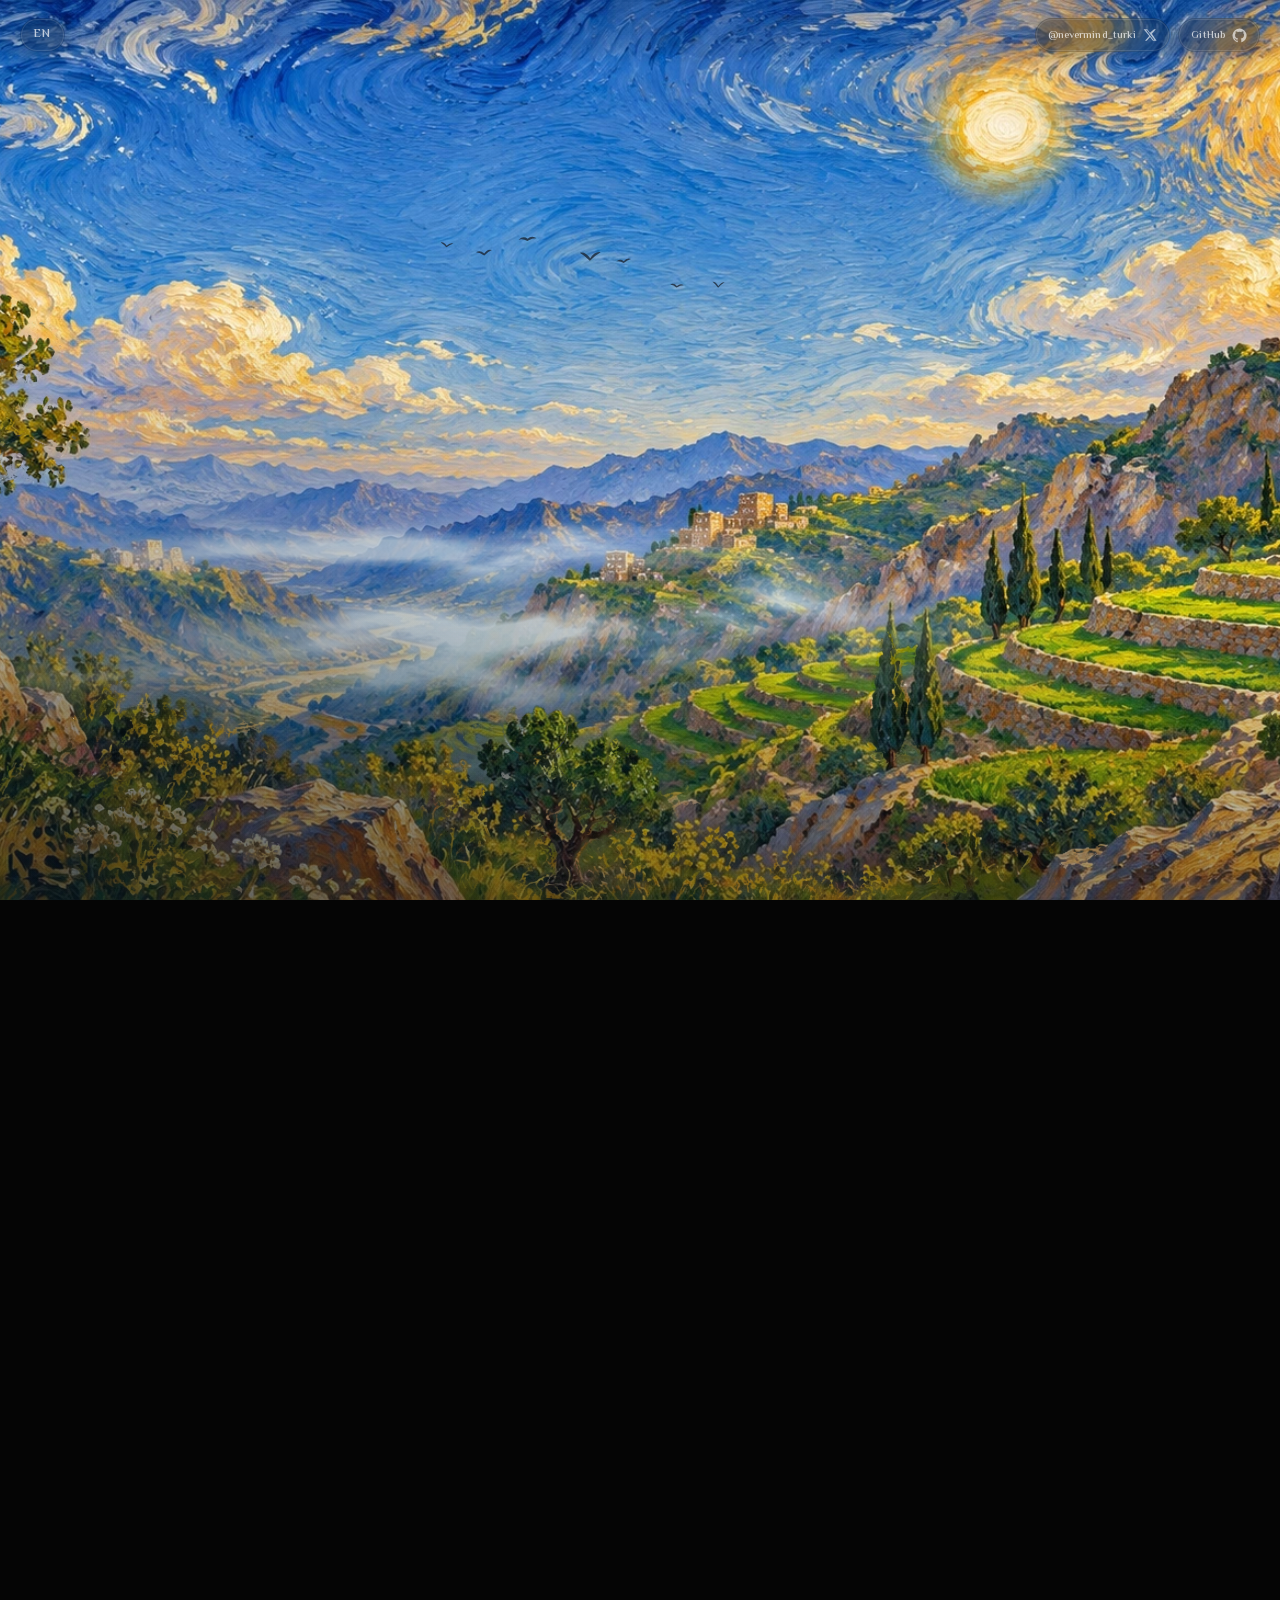
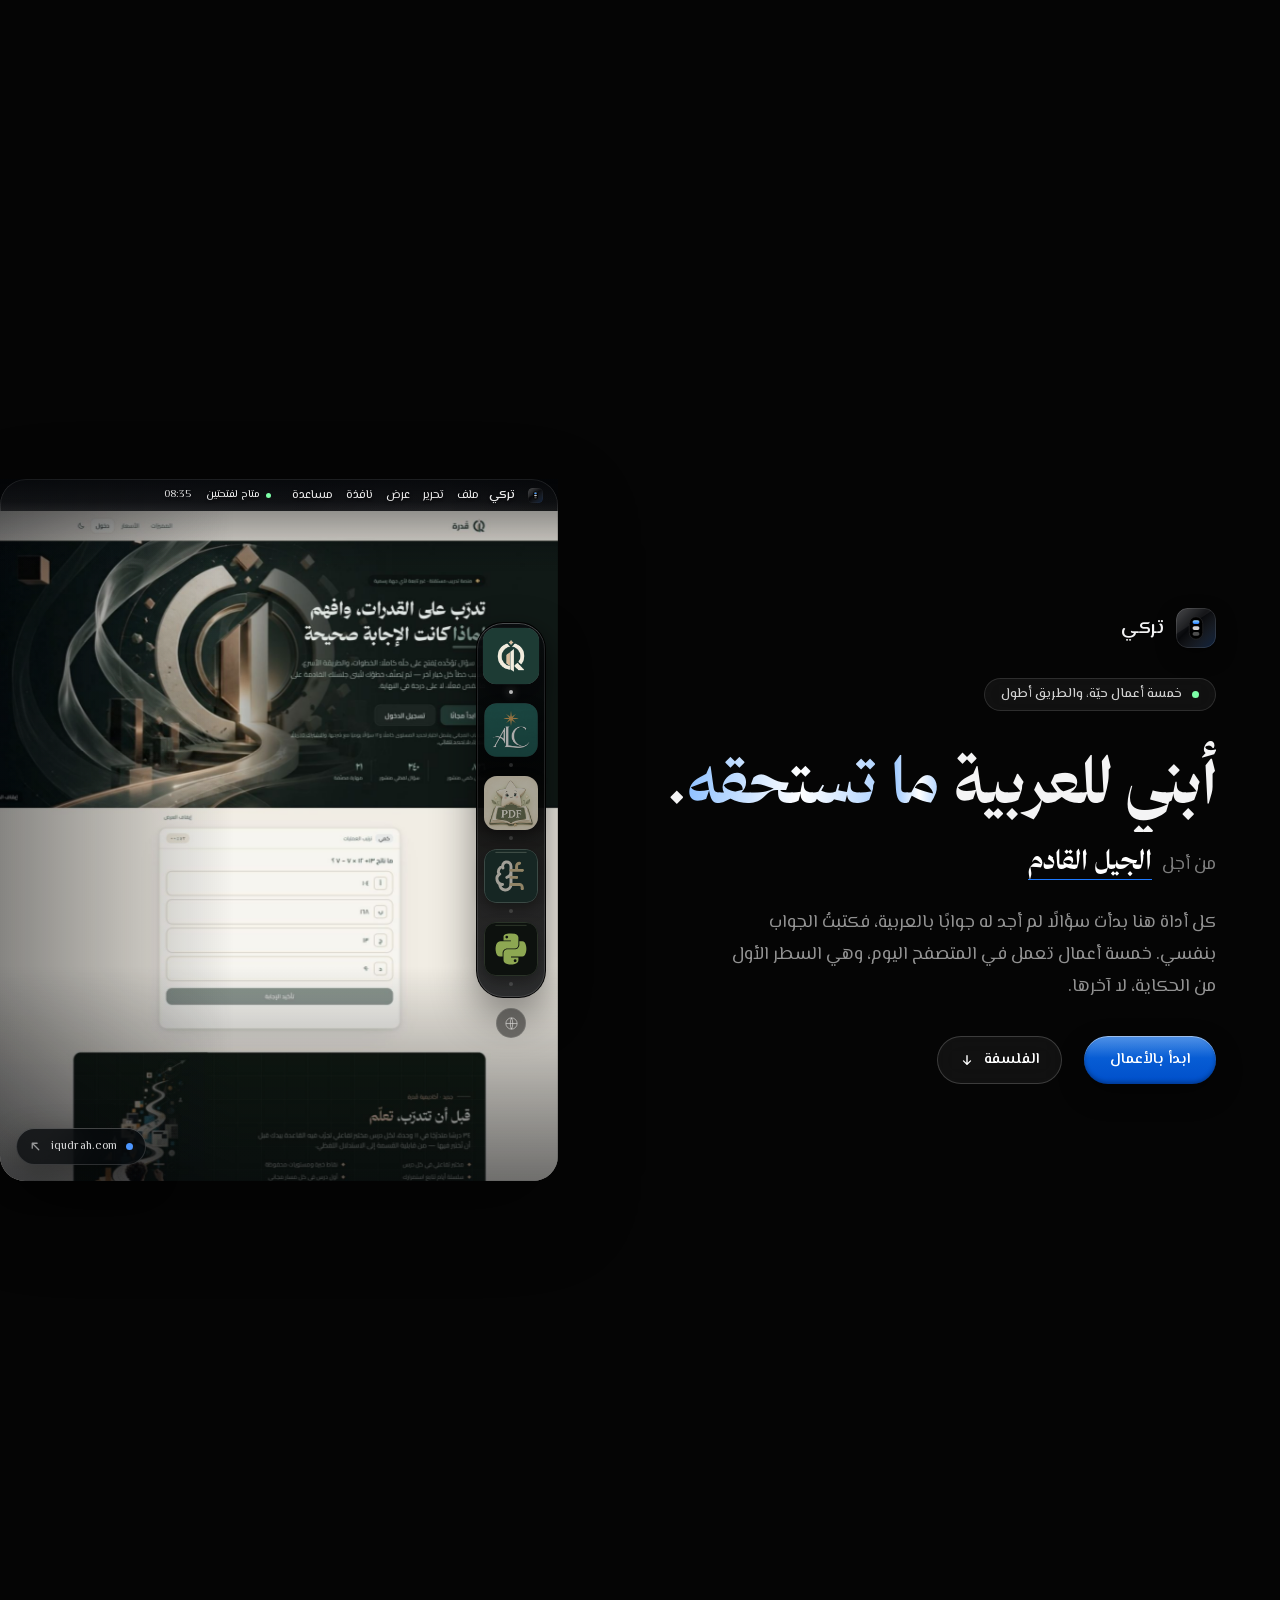
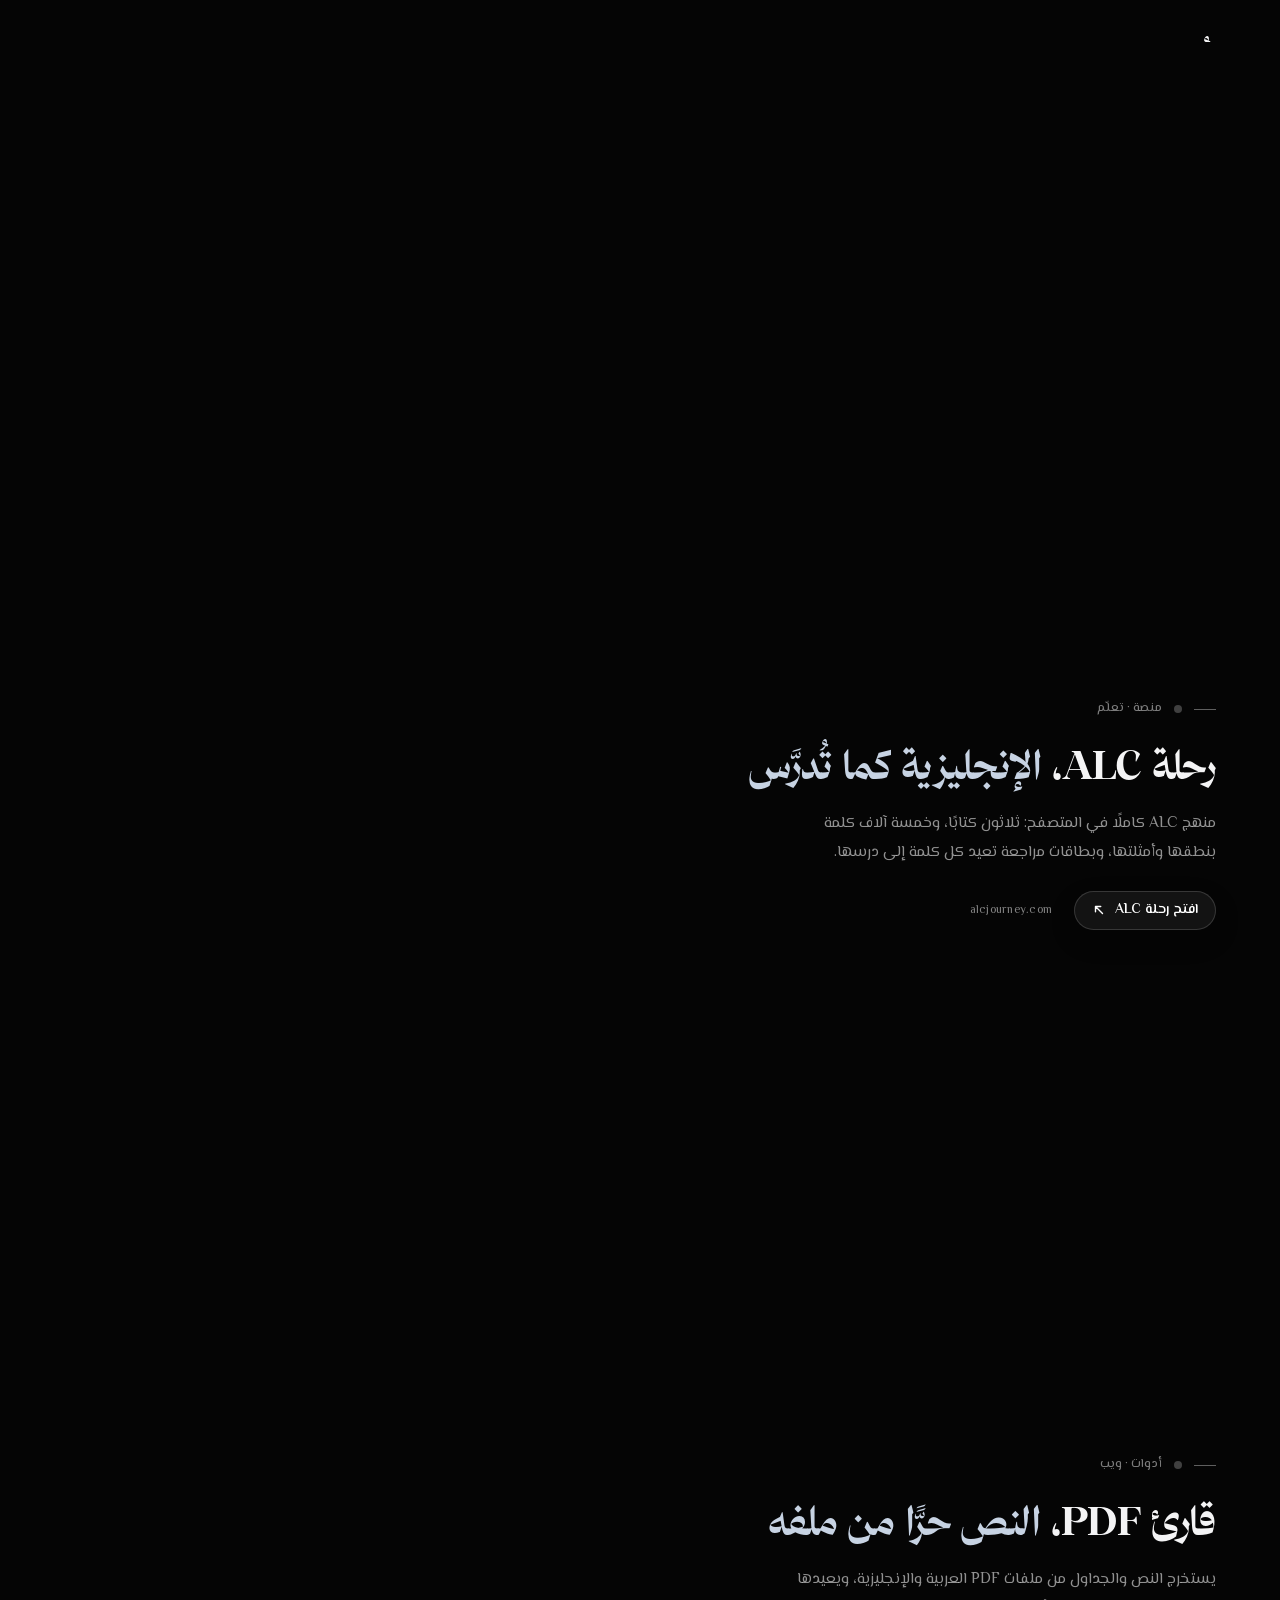
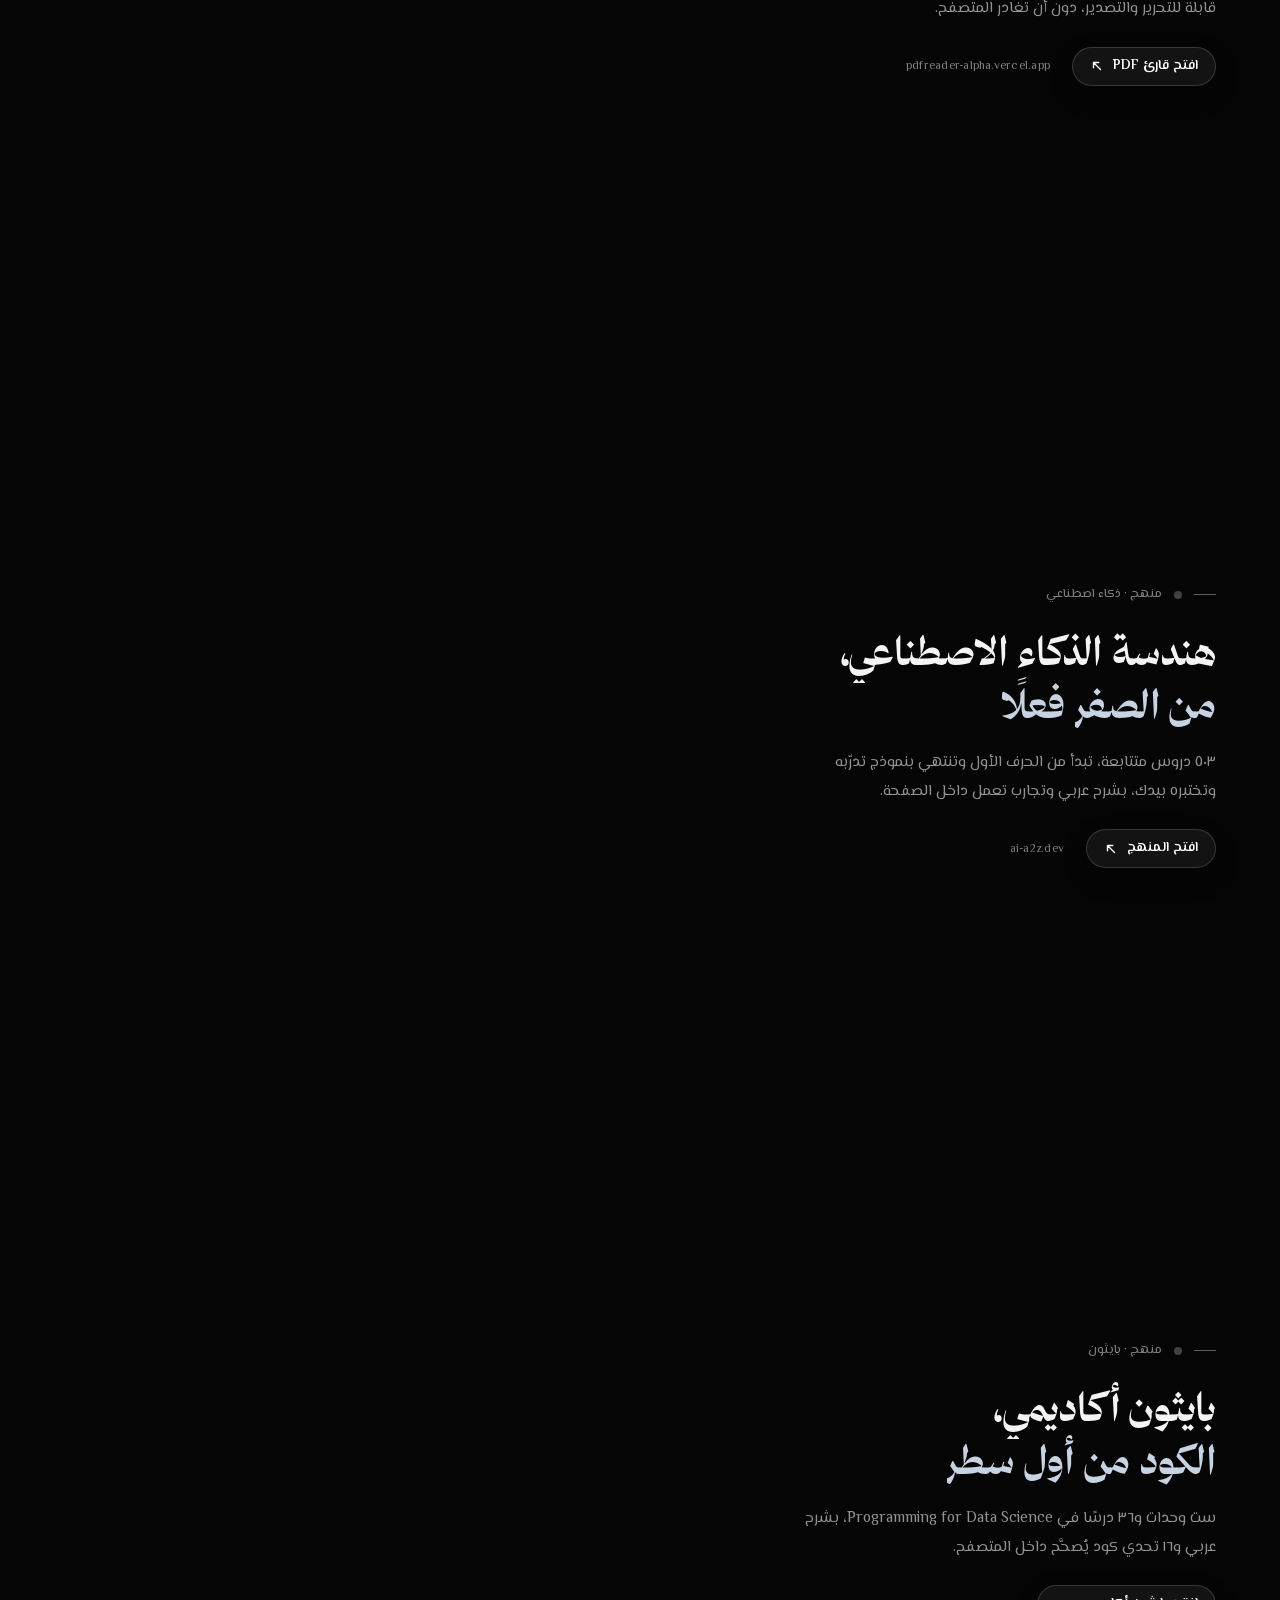
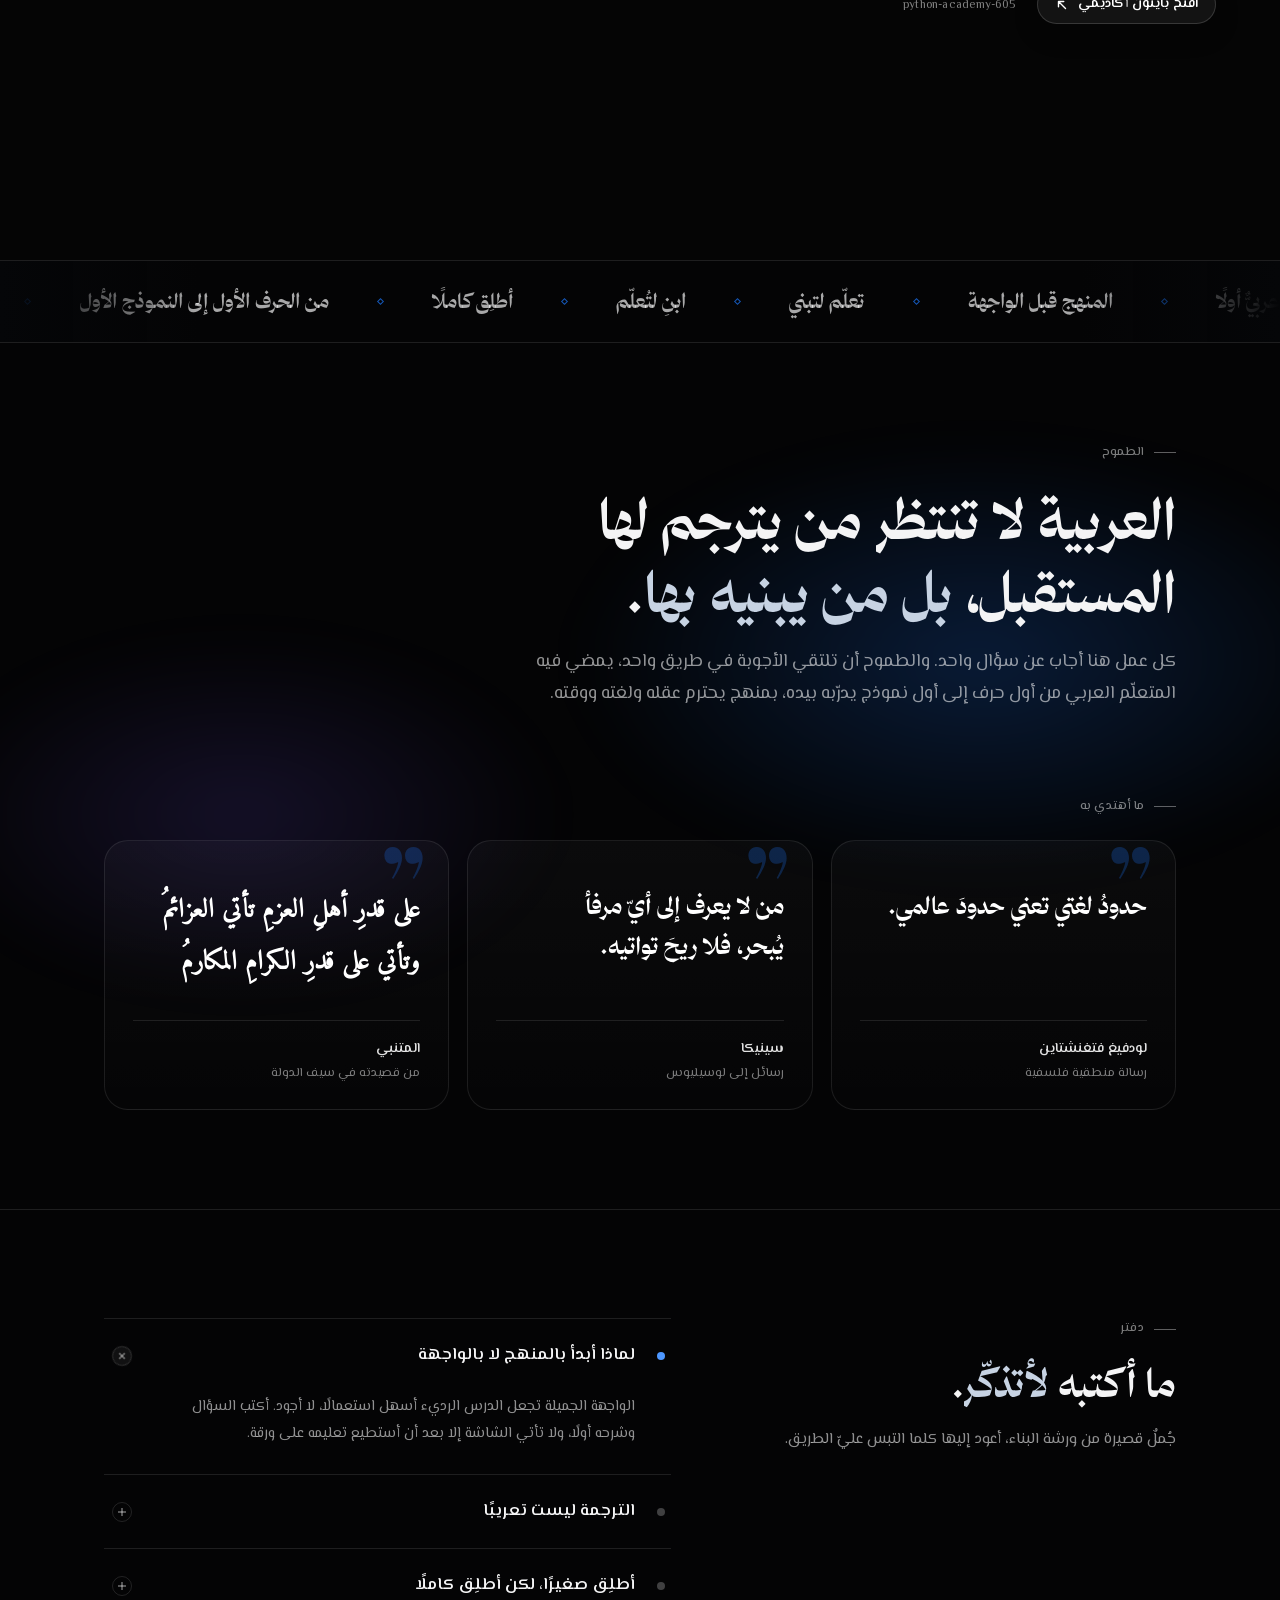
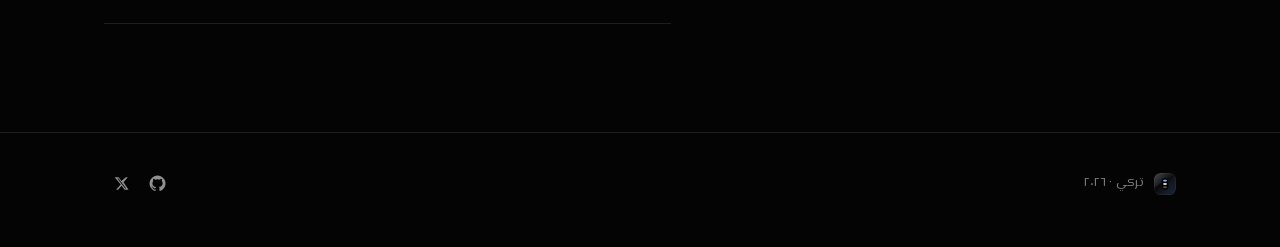
<file: index.html>
<!DOCTYPE html>
<html lang="ar" dir="rtl">
<head>
<meta charset="utf-8">
<meta name="viewport" content="width=device-width, initial-scale=1">
<title>تركي — أبني للعربية ما تستحقه</title>
<meta name="description" content="خمسة منتجات عربية حيّة في المتصفح، وطموح أكبر: أن يجد كل متعلّم عربي أداته بلغته، من الصفر إلى الاحتراف.">
<meta name="theme-color" content="#050505">
<meta property="og:title" content="تركي — أبني للعربية ما تستحقه">
<meta property="og:description" content="خمسة منتجات عربية حيّة في المتصفح، والقادم أكبر.">
<meta property="og:type" content="website">
<meta property="og:url" content="https://turki-portfolio-ivory.vercel.app/">
<meta property="og:image" content="https://turki-portfolio-ivory.vercel.app/assets/og.jpg">
<meta property="og:image:width" content="1200">
<meta property="og:image:height" content="630">
<meta property="og:image:alt" content="تركي — أبني للعربية ما تستحقه">
<meta name="twitter:card" content="summary_large_image">
<meta name="twitter:site" content="@nevermind_turki">
<meta name="twitter:title" content="تركي — أبني للعربية ما تستحقه">
<meta name="twitter:description" content="خمسة أعمال عربية حيّة في المتصفح، والطريق أطول.">
<meta name="twitter:image" content="https://turki-portfolio-ivory.vercel.app/assets/og.jpg">
<link rel="icon" href="assets/mark.svg" type="image/svg+xml">
<link rel="preload" href="assets/fonts/thmanyah-serif-display-700.woff2" as="font" type="font/woff2" crossorigin>
<link rel="preload" href="assets/fonts/thmanyah-serif-display-400.woff2" as="font" type="font/woff2" crossorigin>
<link rel="preload" href="assets/fonts/el-messiri-arabic.woff2" as="font" type="font/woff2" crossorigin>
<link rel="preload" as="image" href="assets/landscape/day-poster.webp">
<link rel="stylesheet" href="styles.css">
<link rel="stylesheet" href="landscape.css">
<script>
(function () {
  var d = document.documentElement;
  try {
    var saved = localStorage.getItem('lang');
    if (saved === 'en') { d.lang = 'en'; d.dir = 'ltr'; }
  } catch (e) {}
  try {
    if (!matchMedia('(prefers-reduced-motion: reduce)').matches) d.classList.add('reveal');
  } catch (e) {}
  d.classList.add('lang-pending');
  d.classList.add('js');
  setTimeout(function () { d.classList.remove('lang-pending'); if (!window.__ready) d.classList.remove('reveal'); }, 1600);
})();
</script>
</head>
<body>
<a class="skip" href="#main" data-i18n="ui.skip">تخطَّ إلى المحتوى</a>
<div class="top-veil" aria-hidden="true"></div>

<div id="scene" class="landscape" aria-hidden="true">
  <div class="landscape-day-poster"></div>
  <canvas id="birds"></canvas>
  <div class="sunset-light"></div>
  <div class="twilight-light"></div>
  <div class="reading-shade"></div>
</div>

<div class="landscape-intro" id="landscape-intro">
  <div class="landscape-pin">
    <div class="landscape-caption" dir="ltr" lang="en">
      <button type="button" id="replay" aria-label="أعد كتابة التوقيع" data-i18n-aria="landscape.replay">
        <span class="signature-name">Turki</span><canvas id="hand" aria-hidden="true"></canvas>
      </button>
      <span class="signature">..NeverMind</span>
    </div>
  </div>
</div>

<button class="lang-switch" type="button" id="langSwitch" aria-label="Switch to English" data-i18n-aria="ui.langAria">
  <span class="lang-switch__on" data-i18n="ui.langTarget">EN</span>
</button>

<nav class="top-social" aria-label="حساباتي" data-i18n-aria="social.nav">
  <a class="top-social__link" href="https://github.com/turkihassan" target="_blank" rel="noopener" aria-label="GitHub — turkihassan">
    <svg viewBox="0 0 24 24" width="15" height="15" fill="currentColor" aria-hidden="true"><path d="M12 .8a11.2 11.2 0 0 0-3.54 21.83c.56.1.77-.24.77-.54v-1.9c-3.13.68-3.79-1.5-3.79-1.5-.51-1.3-1.25-1.65-1.25-1.65-1.02-.7.08-.69.08-.69 1.13.08 1.72 1.16 1.72 1.16 1 1.72 2.63 1.22 3.27.93.1-.73.4-1.22.71-1.5-2.5-.29-5.13-1.25-5.13-5.56 0-1.23.44-2.23 1.16-3.02-.12-.29-.5-1.43.11-2.98 0 0 .95-.3 3.1 1.15a10.7 10.7 0 0 1 5.64 0c2.15-1.45 3.1-1.15 3.1-1.15.61 1.55.23 2.69.11 2.98.72.79 1.16 1.79 1.16 3.02 0 4.32-2.64 5.27-5.15 5.55.41.35.77 1.03.77 2.08v3.09c0 .3.2.65.78.54A11.2 11.2 0 0 0 12 .8Z"/></svg>
    <span class="top-social__label" dir="ltr" lang="en">GitHub</span>
  </a>
  <a class="top-social__link" href="https://x.com/nevermind_turki" target="_blank" rel="noopener" aria-label="X — @nevermind_turki">
    <svg viewBox="0 0 24 24" width="14" height="14" fill="currentColor" aria-hidden="true"><path d="M18.9 2H22l-6.8 7.8L23.3 22h-6.3l-4.9-6.6L6.5 22H3.4l7.3-8.3L1 2h6.4l4.5 6.1L18.9 2Zm-1.1 18h1.7L7.1 3.9H5.3L17.8 20Z"/></svg>
    <span class="top-social__label" dir="ltr" lang="en">@nevermind_turki</span>
  </a>
</nav>

<main id="main" tabindex="-1">
  <div class="layout">
    <div class="column">

      <section class="hero">
        <div class="wordmark" data-reveal style="--reveal-delay:0ms">
          <img src="assets/mark.svg" alt="" width="40" height="40">
          <span data-i18n="brand.name">تركي</span>
        </div>
        <p class="hero-kicker" data-reveal style="--reveal-delay:60ms"><i aria-hidden="true"></i><span data-i18n="hero.kicker">خمسة أعمال حيّة، والطريق أطول</span></p>
        <h1 data-reveal style="--reveal-delay:120ms" data-i18n="hero.title">أبني للعربية <em>ما تستحقه</em>.</h1>
        <p class="hero-for" data-reveal style="--reveal-delay:320ms" aria-hidden="true">
          <span data-i18n="hero.for">من أجل</span>
          <span class="rotator" id="rotator"><span class="rotator-word is-on">المتعلّم الطموح</span></span>
        </p>
        <p class="lede" data-reveal style="--reveal-delay:440ms" data-i18n="hero.lede">كل أداة هنا بدأت سؤالًا لم أجد له جوابًا بالعربية، فكتبتُ الجواب بنفسي. خمسة أعمال تعمل في المتصفح اليوم، وهي السطر الأول من الحكاية، لا آخرها.</p>
        <div class="actions" data-reveal style="--reveal-delay:540ms">
          <a class="buy" href="#p-qudrah" data-i18n="hero.cta1">ابدأ بالأعمال</a>
          <a class="ghost" href="#vision"><span data-i18n="hero.cta2">الفلسفة</span><svg viewBox="0 0 16 16" width="14" height="14" aria-hidden="true"><path d="M8 3v10M4 9l4 4 4-4" fill="none" stroke="currentColor" stroke-width="1.6" stroke-linecap="round" stroke-linejoin="round"/></svg></a>
        </div>
      </section>

      <section class="project" data-project="0" id="p-qudrah">
        <p class="eyebrow project-eyebrow" data-reveal>
          <span class="project-num" aria-hidden="true"></span>
          <span data-i18n="proj.1.kicker">تدريب · ويب</span>
        </p>
        <h2 data-reveal style="--reveal-delay:80ms" data-i18n="proj.1.title">قُدرة، <em>محاكاة تشبه القاعة</em></h2>
        <p class="body" data-reveal style="--reveal-delay:200ms" data-i18n="proj.1.body">بنك أسئلة للقدرات يشرح الخطأ قبل أن يكشف الصواب، ثم محاكاة كاملة بمؤقّتها وضغطها، كي لا تكون القاعة أول لقاء.</p>
        <div class="actions project-actions" data-reveal style="--reveal-delay:360ms">
          <a class="visit" href="https://www.iqudrah.com/" target="_blank" rel="noopener">
            <span data-i18n="proj.1.cta">افتح قُدرة</span>
            <svg viewBox="0 0 16 16" width="14" height="14" aria-hidden="true"><path d="M4 12 12 4M6 4h6v6" fill="none" stroke="currentColor" stroke-width="1.6" stroke-linecap="round" stroke-linejoin="round"/></svg>
          </a>
          <a class="project-url mono" href="https://www.iqudrah.com/" target="_blank" rel="noopener" dir="ltr" lang="en">iqudrah.com</a>
        </div>
        <div class="project-shot" data-reveal aria-hidden="true">
          <img src="assets/projects/qudrah.jpg" alt="" width="1000" height="872" loading="lazy">
        </div>
      </section>

      <section class="project" data-project="1" id="p-alc">
        <p class="eyebrow project-eyebrow" data-reveal>
          <span class="project-num" aria-hidden="true"></span>
          <span data-i18n="proj.2.kicker">منصة · تعلّم</span>
        </p>
        <h2 data-reveal style="--reveal-delay:80ms" data-i18n="proj.2.title">رحلة ALC، <em>الإنجليزية كما تُدرَّس</em></h2>
        <p class="body" data-reveal style="--reveal-delay:200ms" data-i18n="proj.2.body">منهج ALC كاملًا في المتصفح: ثلاثون كتابًا، وخمسة آلاف كلمة بنطقها وأمثلتها، وبطاقات مراجعة تعيد كل كلمة إلى درسها.</p>
        <div class="actions project-actions" data-reveal style="--reveal-delay:360ms">
          <a class="visit" href="https://alcjourney.com/" target="_blank" rel="noopener">
            <span data-i18n="proj.2.cta">افتح رحلة ALC</span>
            <svg viewBox="0 0 16 16" width="14" height="14" aria-hidden="true"><path d="M4 12 12 4M6 4h6v6" fill="none" stroke="currentColor" stroke-width="1.6" stroke-linecap="round" stroke-linejoin="round"/></svg>
          </a>
          <a class="project-url mono" href="https://alcjourney.com/" target="_blank" rel="noopener" dir="ltr" lang="en">alcjourney.com</a>
        </div>
        <div class="project-shot" data-reveal aria-hidden="true">
          <img src="assets/projects/alc.jpg" alt="" width="1000" height="703" loading="lazy">
        </div>
      </section>

      <section class="project" data-project="2" id="p-pdf">
        <p class="eyebrow project-eyebrow" data-reveal>
          <span class="project-num" aria-hidden="true"></span>
          <span data-i18n="proj.3.kicker">أدوات · ويب</span>
        </p>
        <h2 data-reveal style="--reveal-delay:80ms" data-i18n="proj.3.title">قارئ PDF، <em>النص حرًّا من ملفه</em></h2>
        <p class="body" data-reveal style="--reveal-delay:200ms" data-i18n="proj.3.body">يستخرج النص والجداول من ملفات PDF العربية والإنجليزية، ويعيدها قابلة للتحرير والتصدير، دون أن تغادر المتصفح.</p>
        <div class="actions project-actions" data-reveal style="--reveal-delay:360ms">
          <a class="visit" href="https://pdfreader-alpha.vercel.app/" target="_blank" rel="noopener">
            <span data-i18n="proj.3.cta">افتح قارئ PDF</span>
            <svg viewBox="0 0 16 16" width="14" height="14" aria-hidden="true"><path d="M4 12 12 4M6 4h6v6" fill="none" stroke="currentColor" stroke-width="1.6" stroke-linecap="round" stroke-linejoin="round"/></svg>
          </a>
          <a class="project-url mono" href="https://pdfreader-alpha.vercel.app/" target="_blank" rel="noopener" dir="ltr" lang="en">pdfreader-alpha.vercel.app</a>
        </div>
        <div class="project-shot" data-reveal aria-hidden="true">
          <img src="assets/projects/pdfreader.jpg" alt="" width="1000" height="879" loading="lazy">
        </div>
      </section>

      <section class="project" data-project="3" id="p-aia2z">
        <p class="eyebrow project-eyebrow" data-reveal>
          <span class="project-num" aria-hidden="true"></span>
          <span data-i18n="proj.4.kicker">منهج · ذكاء اصطناعي</span>
        </p>
        <h2 data-reveal style="--reveal-delay:80ms" data-i18n="proj.4.title">هندسة الذكاء الاصطناعي، <em>من الصفر فعلًا</em></h2>
        <p class="body" data-reveal style="--reveal-delay:200ms" data-i18n="proj.4.body">٥٠٣ دروس متتابعة، تبدأ من الحرف الأول وتنتهي بنموذج تدرّبه وتختبره بيدك، بشرح عربي وتجارب تعمل داخل الصفحة.</p>
        <div class="actions project-actions" data-reveal style="--reveal-delay:360ms">
          <a class="visit" href="https://ai-a2z.dev/" target="_blank" rel="noopener">
            <span data-i18n="proj.4.cta">افتح المنهج</span>
            <svg viewBox="0 0 16 16" width="14" height="14" aria-hidden="true"><path d="M4 12 12 4M6 4h6v6" fill="none" stroke="currentColor" stroke-width="1.6" stroke-linecap="round" stroke-linejoin="round"/></svg>
          </a>
          <a class="project-url mono" href="https://ai-a2z.dev/" target="_blank" rel="noopener" dir="ltr" lang="en">ai-a2z.dev</a>
        </div>
        <div class="project-shot" data-reveal aria-hidden="true">
          <img src="assets/projects/aia2z.jpg" alt="" width="1000" height="872" loading="lazy">
        </div>
      </section>

      <section class="project" data-project="4" id="p-python">
        <p class="eyebrow project-eyebrow" data-reveal>
          <span class="project-num" aria-hidden="true"></span>
          <span data-i18n="proj.5.kicker">منهج · بايثون</span>
        </p>
        <h2 data-reveal style="--reveal-delay:80ms" data-i18n="proj.5.title">بايثون أكاديمي، <em>الكود من أول سطر</em></h2>
        <p class="body" data-reveal style="--reveal-delay:200ms" data-i18n="proj.5.body">ست وحدات و٣٦ درسًا في Programming for Data Science، بشرح عربي و١٦ تحدي كود يُصحَّح داخل المتصفح.</p>
        <div class="actions project-actions" data-reveal style="--reveal-delay:360ms">
          <a class="visit" href="https://turkihanan1-arch.github.io/python-academy-605/" target="_blank" rel="noopener">
            <span data-i18n="proj.5.cta">افتح بايثون أكاديمي</span>
            <svg viewBox="0 0 16 16" width="14" height="14" aria-hidden="true"><path d="M4 12 12 4M6 4h6v6" fill="none" stroke="currentColor" stroke-width="1.6" stroke-linecap="round" stroke-linejoin="round"/></svg>
          </a>
          <a class="project-url mono" href="https://turkihanan1-arch.github.io/python-academy-605/" target="_blank" rel="noopener" dir="ltr" lang="en">python-academy-605</a>
        </div>
        <div class="project-shot" data-reveal aria-hidden="true">
          <img src="assets/projects/python.jpg" alt="" width="1000" height="872" loading="lazy">
        </div>
      </section>

    </div>

    <div class="rail-column">
      <div class="rail">
        <div class="mac" data-reveal="from-right" style="--reveal-delay:200ms">
          <div class="mac-screen">

            <div class="screen-stack" id="screenStack" aria-hidden="true">
              <figure class="screen is-on" data-screen="0">
                <img src="assets/projects/screen-qudrah.jpg" alt="" width="1280" height="1422" loading="lazy">
              </figure>
              <figure class="screen" data-screen="1">
                <img src="assets/projects/screen-alc.jpg" alt="" width="1280" height="1422" loading="lazy">
              </figure>
              <figure class="screen" data-screen="2">
                <img src="assets/projects/screen-pdf.jpg" alt="" width="1280" height="1422" loading="lazy">
              </figure>
              <figure class="screen" data-screen="3">
                <img src="assets/projects/screen-aia2z.jpg" alt="" width="1280" height="1422" loading="lazy">
              </figure>
              <figure class="screen" data-screen="4">
                <img src="assets/projects/screen-python.jpg" alt="" width="1280" height="1422" loading="lazy">
              </figure>
            </div>

            <div class="screen-shade" aria-hidden="true"></div>

            <div class="mac-menubar" aria-hidden="true">
              <img src="assets/mark.svg" alt="" width="15" height="15">
              <b data-i18n="brand.name">تركي</b>
              <span data-i18n="mac.menu1">ملف</span>
              <span data-i18n="mac.menu2">تحرير</span>
              <span data-i18n="mac.menu3">عرض</span>
              <span data-i18n="mac.menu4">نافذة</span>
              <span data-i18n="mac.menu5">مساعدة</span>
              <span class="menubar-live"><i aria-hidden="true"></i><span data-i18n="mac.live">متاح لفتحتين</span></span>
              <span class="menubar-clock mono" id="menuClock">--:--</span>
            </div>

            <a class="screen-tab" id="screenTab" href="https://www.iqudrah.com/" target="_blank" rel="noopener" aria-label="افتح iqudrah.com في تبويب جديد" title="iqudrah.com">
              <span class="screen-tab-dot" aria-hidden="true"></span>
              <span class="screen-tab-domain mono" id="screenDomain" dir="ltr" lang="en">iqudrah.com</span>
              <svg viewBox="0 0 16 16" width="13" height="13" aria-hidden="true"><path d="M4 12 12 4M6 4h6v6" fill="none" stroke="currentColor" stroke-width="1.6" stroke-linecap="round" stroke-linejoin="round"/></svg>
            </a>

            <div class="mac-dock">
              <div class="dock-stack">
                <nav class="dock" id="dock" aria-label="أعمال تركي" data-i18n-aria="dock.nav">
                  <a class="app is-active" href="#p-qudrah" data-project="0" aria-current="true" aria-label="قُدرة — انتقل إلى القسم" data-i18n-aria="proj.1.nav">
                    <span class="app-icon"><img src="assets/icons/qudrah.png" alt="" width="54" height="54"></span>
                    <span class="app-name" data-i18n="p1.name">قُدرة</span>
                    <i class="app-dot" aria-hidden="true"></i>
                  </a>
                  <a class="app" href="#p-alc" data-project="1" aria-label="رحلة ALC — انتقل إلى القسم" data-i18n-aria="proj.2.nav">
                    <span class="app-icon"><img src="assets/icons/alc.png" alt="" width="54" height="54"></span>
                    <span class="app-name" data-i18n="p2.name">رحلة ALC</span>
                    <i class="app-dot" aria-hidden="true"></i>
                  </a>
                  <a class="app" href="#p-pdf" data-project="2" aria-label="قارئ PDF — انتقل إلى القسم" data-i18n-aria="proj.3.nav">
                    <span class="app-icon"><img src="assets/icons/pdf.png" alt="" width="54" height="54"></span>
                    <span class="app-name" data-i18n="p3.name">قارئ PDF</span>
                    <i class="app-dot" aria-hidden="true"></i>
                  </a>
                  <a class="app" href="#p-aia2z" data-project="3" aria-label="هندسة الذكاء الاصطناعي — انتقل إلى القسم" data-i18n-aria="proj.4.nav">
                    <span class="app-icon"><img src="assets/icons/aia2z.svg?v=2" alt="" width="54" height="54"></span>
                    <span class="app-name" data-i18n="p4.name">هندسة الذكاء الاصطناعي</span>
                    <i class="app-dot" aria-hidden="true"></i>
                  </a>
                  <a class="app" href="#p-python" data-project="4" aria-label="بايثون أكاديمي — انتقل إلى القسم" data-i18n-aria="proj.5.nav">
                    <span class="app-icon"><img src="assets/icons/python.svg?v=2" alt="" width="54" height="54"></span>
                    <span class="app-name" data-i18n="p5.name">بايثون أكاديمي</span>
                    <i class="app-dot" aria-hidden="true"></i>
                  </a>
                </nav>

                <div class="handle-footprint">
                  <button class="handle" type="button" id="handle" data-i18n-aria="ui.langAria" aria-label="Switch to English">
                    <svg class="handle-globe" viewBox="0 0 24 24" aria-hidden="true" fill="none" stroke="currentColor" stroke-width="1.5">
                      <circle cx="12" cy="12" r="9"/>
                      <path d="M3 12h18M12 3c2.6 3 2.6 15 0 18M12 3c-2.6 3-2.6 15 0 18"/>
                    </svg>
                  </button>
                </div>
              </div>
            </div>

          </div>
        </div>
      </div>
    </div>
  </div>

  <div class="ribbon" aria-hidden="true">
    <div class="ribbon-track">
      <span data-i18n="ribbon">عربيٌّ أولًا<i></i>المنهج قبل الواجهة<i></i>تعلّم لتبني<i></i>ابنِ لتُعلّم<i></i>أطلِق كاملًا<i></i>من الحرف الأول إلى النموذج الأول<i></i></span>
      <span data-i18n="ribbon">عربيٌّ أولًا<i></i>المنهج قبل الواجهة<i></i>تعلّم لتبني<i></i>ابنِ لتُعلّم<i></i>أطلِق كاملًا<i></i>من الحرف الأول إلى النموذج الأول<i></i></span>
    </div>
  </div>

  <section class="vision" id="vision" aria-labelledby="vision-title">
    <div class="shell">
      <div class="vision-head">
        <p class="eyebrow" data-reveal data-i18n="vision.eyebrow">الطموح</p>
        <h2 id="vision-title" class="vision-title" data-reveal style="--reveal-delay:80ms" data-i18n="vision.title">العربية لا تنتظر من يترجم لها المستقبل، <em>بل من يبنيه بها</em>.</h2>
        <p class="lede" data-reveal style="--reveal-delay:220ms" data-i18n="vision.body">كل عمل هنا أجاب عن سؤال واحد. والطموح أن تلتقي الأجوبة في طريق واحد، يمضي فيه المتعلّم العربي من أول حرف إلى أول نموذج يدرّبه بيده، بمنهج يحترم عقله ولغته ووقته.</p>
      </div>

      <p class="eyebrow quotes-label" data-reveal data-i18n="vision.qlabel">ما أهتدي به</p>
      <div class="quotes">
        <figure class="quote" data-reveal style="--reveal-delay:80ms">
          <blockquote data-i18n="q1.t">حدودُ لغتي تعني حدودَ عالمي.</blockquote>
          <figcaption><b data-i18n="q1.a">لودفيغ فتغنشتاين</b><span data-i18n="q1.s">رسالة منطقية فلسفية</span></figcaption>
        </figure>
        <figure class="quote" data-reveal style="--reveal-delay:180ms">
          <blockquote data-i18n="q2.t">من لا يعرف إلى أيّ مرفأ يُبحر، فلا ريحَ تواتيه.</blockquote>
          <figcaption><b data-i18n="q2.a">سينيكا</b><span data-i18n="q2.s">رسائل إلى لوسيليوس</span></figcaption>
        </figure>
        <figure class="quote quote-verse" data-reveal style="--reveal-delay:280ms">
          <blockquote data-i18n="q3.t">على قدرِ أهلِ العزمِ تأتي العزائمُ<br>وتأتي على قدرِ الكرامِ المكارمُ</blockquote>
          <figcaption><b data-i18n="q3.a">المتنبي</b><span data-i18n="q3.s">من قصيدته في سيف الدولة</span></figcaption>
        </figure>
      </div>
    </div>
  </section>

  <section class="notes" id="notes">
    <div class="shell notes-grid">
      <div class="notes-copy">
        <p class="eyebrow" data-reveal data-i18n="notes.eyebrow">دفتر</p>
        <h2 data-reveal style="--reveal-delay:80ms" data-i18n="notes.title">ما أكتبه <em>لأتذكّر</em>.</h2>
        <p class="body" data-reveal style="--reveal-delay:200ms" data-i18n="notes.body">جُملٌ قصيرة من ورشة البناء، أعود إليها كلما التبس عليّ الطريق.</p>
      </div>

      <div class="note-list">
        <details class="note-card" open data-reveal style="--reveal-delay:80ms">
          <summary><span class="n-index" aria-hidden="true"></span><span class="n-title" data-i18n="notes.n1.t">لماذا أبدأ بالمنهج لا بالواجهة</span><span class="n-plus" aria-hidden="true"></span></summary>
          <p data-i18n="notes.n1.b">الواجهة الجميلة تجعل الدرس الرديء أسهل استعمالًا، لا أجود. أكتب السؤال وشرحه أولًا، ولا تأتي الشاشة إلا بعد أن أستطيع تعليمه على ورقة.</p>
        </details>

        <details class="note-card" data-reveal style="--reveal-delay:160ms">
          <summary><span class="n-index" aria-hidden="true"></span><span class="n-title" data-i18n="notes.n2.t">الترجمة ليست تعريبًا</span><span class="n-plus" aria-hidden="true"></span></summary>
          <p data-i18n="notes.n2.b">«Submit» ليست «إرسال» في كل سياق، و«quiz» ليست «اختبارًا» دائمًا. أعيد كتابة الجملة كأنها وُلدت بالعربية، وأُبقي المصطلح الإنجليزي حين يكون هو الاسم.</p>
        </details>

        <details class="note-card" data-reveal style="--reveal-delay:240ms">
          <summary><span class="n-index" aria-hidden="true"></span><span class="n-title" data-i18n="notes.n3.t">أطلِق صغيرًا، لكن أطلِق كاملًا</span><span class="n-plus" aria-hidden="true"></span></summary>
          <p data-i18n="notes.n3.b">لا تحتاج النسخة الأولى كل شيء، لكنها تحتاج حلقةً مكتملة: يدخل المتعلّم، فيفهم، فيخطئ، فيُصحَّح، فيعود. وما سوى ذلك يحتمل الانتظار.</p>
        </details>
      </div>
    </div>
  </section>

</main>

<footer>
  <div class="shell footer-inner">
    <span class="footer-product">
      <img src="assets/mark.svg" alt="" width="22" height="22">
      <span class="mono" data-i18n="footer.mark">تركي · ٢٠٢٦</span>
    </span>
    <div class="footer-maker">
      <ul class="footer-socials">
        <li>
          <a href="https://github.com/turkihassan" target="_blank" rel="noopener" aria-label="GitHub">
            <svg viewBox="0 0 24 24" width="17" height="17" fill="currentColor" aria-hidden="true"><path d="M12 .8a11.2 11.2 0 0 0-3.54 21.83c.56.1.77-.24.77-.54v-1.9c-3.13.68-3.79-1.5-3.79-1.5-.51-1.3-1.25-1.65-1.25-1.65-1.02-.7.08-.69.08-.69 1.13.08 1.72 1.16 1.72 1.16 1 1.72 2.63 1.22 3.27.93.1-.73.4-1.22.71-1.5-2.5-.29-5.13-1.25-5.13-5.56 0-1.23.44-2.23 1.16-3.02-.12-.29-.5-1.43.11-2.98 0 0 .95-.3 3.1 1.15a10.7 10.7 0 0 1 5.64 0c2.15-1.45 3.1-1.15 3.1-1.15.61 1.55.23 2.69.11 2.98.72.79 1.16 1.79 1.16 3.02 0 4.32-2.64 5.27-5.15 5.55.41.35.77 1.03.77 2.08v3.09c0 .3.2.65.78.54A11.2 11.2 0 0 0 12 .8Z"/></svg>
          </a>
          <span class="footer-tip" aria-hidden="true">GitHub</span>
        </li>
        <li>
          <a href="https://x.com/nevermind_turki" target="_blank" rel="noopener" aria-label="X — @nevermind_turki">
            <svg viewBox="0 0 24 24" width="15" height="15" fill="currentColor" aria-hidden="true"><path d="M18.9 2H22l-6.8 7.8L23.3 22h-6.3l-4.9-6.6L6.5 22H3.4l7.3-8.3L1 2h6.4l4.5 6.1L18.9 2Zm-1.1 18h1.7L7.1 3.9H5.3L17.8 20Z"/></svg>
          </a>
          <span class="footer-tip" aria-hidden="true">X</span>
        </li>
      </ul>
    </div>
  </div>
</footer>

<script src="app.js" defer></script>
<script src="landscape-scroll.js" defer></script>
<script type="module" src="assets/landscape/scene.js"></script>
</body>
</html>
</file>
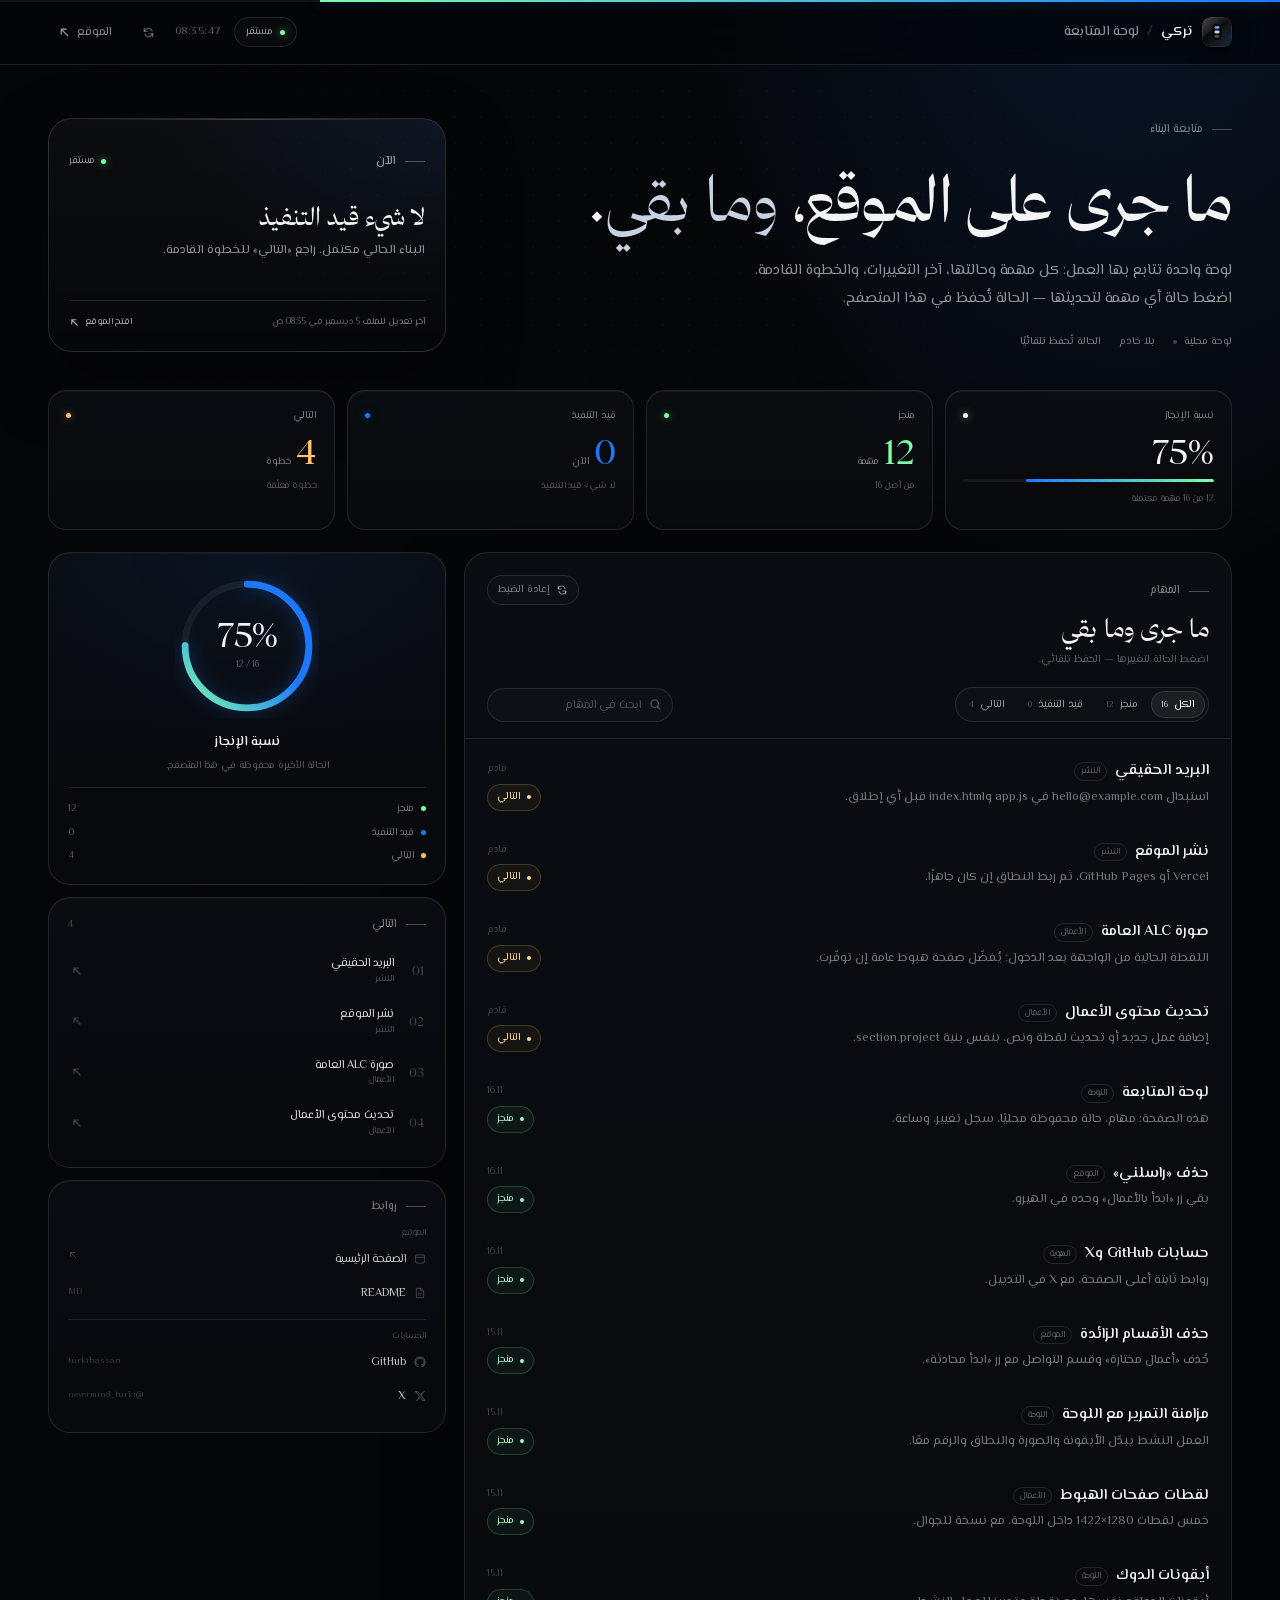
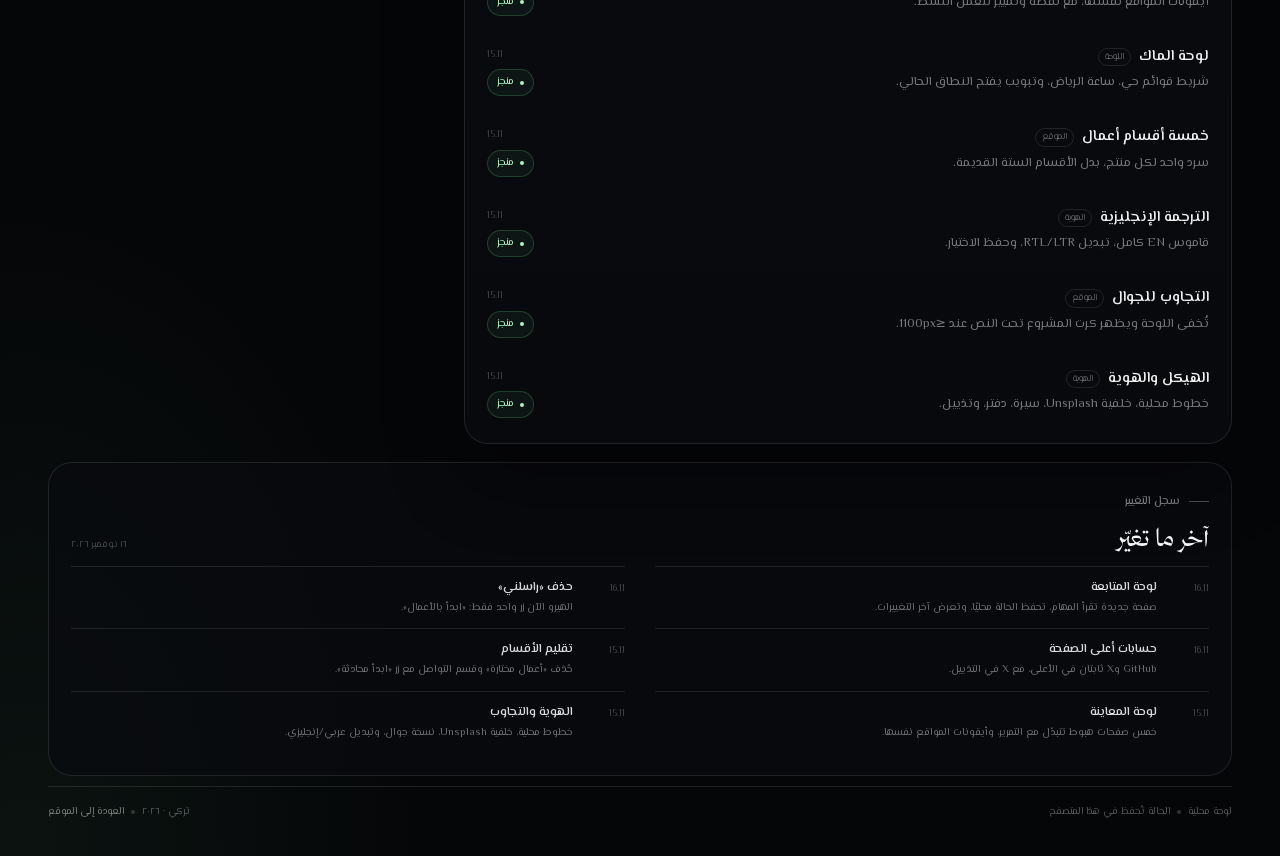
<file: progress.html>
<!DOCTYPE html>
<html lang="ar" dir="rtl">
<head>
<meta charset="utf-8">
<meta name="viewport" content="width=device-width, initial-scale=1">
<meta name="robots" content="noindex, nofollow">
<title>لوحة المتابعة — تركي</title>
<meta name="description" content="لوحة محلية لمتابعة مهام الموقع، ما أُنجز وما بقي، وآخر التغييرات.">
<meta name="theme-color" content="#050608">
<link rel="icon" href="assets/mark.svg" type="image/svg+xml">
<link rel="preload" href="assets/fonts/thmanyah-serif-display-400.woff2" as="font" type="font/woff2" crossorigin>
<link rel="preload" href="assets/fonts/el-messiri-arabic.woff2" as="font" type="font/woff2" crossorigin>
<style>
@font-face {
  font-family: "Thmanyah Serif Display";
  src: url("assets/fonts/thmanyah-serif-display-300.woff2") format("woff2");
  font-weight: 300;
  font-style: normal;
  font-display: swap;
}
@font-face {
  font-family: "Thmanyah Serif Display";
  src: url("assets/fonts/thmanyah-serif-display-400.woff2") format("woff2");
  font-weight: 400;
  font-style: normal;
  font-display: swap;
}
@font-face {
  font-family: "Thmanyah Serif Display";
  src: url("assets/fonts/thmanyah-serif-display-700.woff2") format("woff2");
  font-weight: 700;
  font-style: normal;
  font-display: swap;
}
@font-face {
  font-family: "El Messiri";
  src: url("assets/fonts/el-messiri-arabic.woff2") format("woff2");
  font-weight: 400 700;
  font-style: normal;
  font-display: swap;
  unicode-range: U+0600-06FF, U+0750-077F, U+0870-0891, U+0897-08E1, U+08E3-08FF,
    U+200C-200E, U+2010-2011, U+204F, U+2E41, U+FB50-FDFF, U+FE70-FE74,
    U+FE76-FEFC, U+102E0-102FB, U+10E60-10E7E, U+1EE00-1EEFF;
}
@font-face {
  font-family: "El Messiri";
  src: url("assets/fonts/el-messiri-latin.woff2") format("woff2");
  font-weight: 400 700;
  font-style: normal;
  font-display: swap;
  unicode-range: U+0000-00FF, U+0131, U+0152-0153, U+02BB-02BC, U+02C6, U+02DA,
    U+02DC, U+2000-206F, U+20AC, U+2122, U+2191, U+2193, U+2212, U+2215,
    U+FEFF, U+FFFD;
}

:root {
  color-scheme: dark;
  --void: #050608;
  --panel: #0a0c10;
  --ink: #f4f4f5;
  --mute: #ffffff8f;
  --faint: #ffffff73;
  --line: #ffffff1a;
  --line-strong: #ffffff2b;
  --blue: #1c79ff;
  --green: #7dffa8;
  --amber: #ffc46b;
  --font-display: "Thmanyah Serif Display", "El Messiri", "Iowan Old Style", Georgia, serif;
  --font-sans: "El Messiri", "Geeza Pro", "Segoe UI", system-ui, sans-serif;
  --shell: 1240px;
  --ease: cubic-bezier(0.2, 0, 0, 1);
}

*,
*::before,
*::after {
  box-sizing: border-box;
}

html {
  scroll-behavior: smooth;
  scrollbar-color: #2a2d33 #050608;
  -webkit-text-size-adjust: 100%;
}

body {
  margin: 0;
  min-width: 300px;
  background:
    radial-gradient(55% 44% at 88% -6%, #1c79ff24, transparent 68%),
    radial-gradient(44% 38% at 2% 100%, #7dffa80d, transparent 72%),
    var(--void);
  color: var(--ink);
  font-family: var(--font-sans);
  font-size: 16px;
  line-height: 1.75;
  -webkit-font-smoothing: antialiased;
  -moz-osx-font-smoothing: grayscale;
  text-rendering: optimizeLegibility;
}

body::before {
  content: "";
  position: fixed;
  inset: 0;
  z-index: 0;
  pointer-events: none;
  background-image: radial-gradient(circle, #ffffff12 1px, transparent 1px);
  background-size: 26px 26px;
  opacity: 0.42;
  -webkit-mask-image: radial-gradient(80% 70% at 50% 20%, #000 0%, transparent 78%);
  mask-image: radial-gradient(80% 70% at 50% 20%, #000 0%, transparent 78%);
}

body::after {
  content: "";
  position: fixed;
  inset: 0;
  z-index: 0;
  pointer-events: none;
  opacity: 0.28;
  mix-blend-mode: soft-light;
  background-image: url("data:image/svg+xml,%3Csvg xmlns='http://www.w3.org/2000/svg' width='180' height='180'%3E%3Cfilter id='n'%3E%3CfeTurbulence type='fractalNoise' baseFrequency='.9' numOctaves='3'/%3E%3C/filter%3E%3Crect width='180' height='180' filter='url(%23n)' opacity='.16'/%3E%3C/svg%3E");
}

::selection {
  background: var(--blue);
  color: #fff;
}

::-webkit-scrollbar {
  width: 10px;
}
::-webkit-scrollbar-track {
  background: var(--void);
}
::-webkit-scrollbar-thumb {
  background: #24272c;
  border-radius: 99px;
  border: 3px solid var(--void);
}

img {
  max-width: 100%;
}

a {
  color: inherit;
}

:where(a, button, input, summary):focus-visible {
  outline: 2px solid #ffffff8c;
  outline-offset: 3px;
}

.skip {
  position: fixed;
  z-index: 90;
  inset-block-start: 12px;
  inset-inline-start: 12px;
  padding: 8px 12px;
  border-radius: 9px;
  background: #fff;
  color: #050608;
  font-size: 12px;
  text-decoration: none;
  transform: translateY(-160%);
  transition: transform 0.2s var(--ease);
}
.skip:focus {
  transform: none;
}

/* ------------------------------------------------------------------ top line */

.top-line {
  position: fixed;
  z-index: 60;
  inset-block-start: 0;
  inset-inline: 0;
  height: 2px;
  background: #ffffff0d;
  pointer-events: none;
}
.top-line i {
  display: block;
  width: 0;
  height: 100%;
  background: linear-gradient(90deg, var(--green), var(--blue));
  box-shadow: 0 0 12px #1c79ff8c;
  transition: width 0.9s var(--ease);
}

/* -------------------------------------------------------------------- header */

.site-head {
  position: sticky;
  top: 0;
  z-index: 40;
  border-bottom: 1px solid var(--line);
  background: #050608bf;
  -webkit-backdrop-filter: blur(18px) saturate(150%);
  backdrop-filter: blur(18px) saturate(150%);
}

.head-inner {
  max-width: var(--shell);
  height: 64px;
  margin-inline: auto;
  padding-inline: 28px;
  display: flex;
  align-items: center;
  gap: 18px;
}

.brand {
  display: inline-flex;
  align-items: center;
  gap: 10px;
  min-width: 0;
  color: var(--ink);
  text-decoration: none;
}
.brand img {
  width: 30px;
  height: 30px;
  border-radius: 29%;
  box-shadow: 0 1px 2px #0006, 0 8px 18px #00000059;
}
.brand span {
  white-space: nowrap;
  font-size: 13.5px;
  font-weight: 600;
  line-height: 1;
}
.brand i {
  margin-inline: 5px;
  color: #ffffff38;
  font-style: normal;
  font-weight: 400;
}
.brand b {
  color: var(--mute);
  font-weight: 500;
}
.brand:hover b {
  color: var(--ink);
}

.head-actions {
  margin-inline-start: auto;
  display: flex;
  align-items: center;
  gap: 12px;
  min-width: 0;
}

.live-pill {
  display: inline-flex;
  align-items: center;
  gap: 7px;
  height: 30px;
  padding: 0 11px;
  border: 1px solid var(--line);
  border-radius: 99px;
  background: #ffffff06;
  color: var(--mute);
  font-size: 11px;
  white-space: nowrap;
}
.live-pill i {
  width: 5px;
  height: 5px;
  border-radius: 50%;
  background: var(--green);
  box-shadow: 0 0 8px #7dffa8a6;
  animation: pulse 3s ease-in-out infinite;
}
.live-pill.is-active {
  color: #bad3ff;
  border-color: #1c79ff4d;
  background: #1c79ff12;
}
.live-pill.is-active i {
  background: var(--blue);
  box-shadow: 0 0 8px #1c79ffa6;
}
@keyframes pulse {
  0%, 100% { opacity: 0.55; }
  50% { opacity: 1; }
}

.clock {
  color: #ffffff5c;
  font-size: 11px;
  font-variant-numeric: tabular-nums;
  letter-spacing: 0.04em;
  white-space: nowrap;
}

.head-refresh {
  display: inline-grid;
  place-items: center;
  width: 30px;
  height: 30px;
  border: 1px solid transparent;
  border-radius: 99px;
  background: transparent;
  color: #ffffff5c;
  cursor: pointer;
  transition: color 0.18s, background 0.18s;
}
.head-refresh:hover {
  color: #fff;
  background: #ffffff08;
}
.head-refresh svg {
  width: 13px;
  height: 13px;
}

.head-link {
  display: inline-flex;
  align-items: center;
  gap: 6px;
  height: 30px;
  padding: 0 10px;
  border-radius: 99px;
  color: var(--mute);
  font-size: 11.5px;
  text-decoration: none;
  transition: color 0.18s, background 0.18s;
}
.head-link:hover {
  color: var(--ink);
  background: #ffffff08;
}
.head-link svg {
  width: 13px;
  height: 13px;
  transform: scaleX(-1);
}
[dir="ltr"] .head-link svg {
  transform: none;
}

/* --------------------------------------------------------------------- shell */

.shell {
  position: relative;
  z-index: 1;
  max-width: var(--shell);
  margin-inline: auto;
  padding: 0 28px;
}

/* ---------------------------------------------------------------------- hero */

.hero {
  display: grid;
  grid-template-columns: minmax(0, 1.45fr) minmax(300px, 0.8fr);
  gap: clamp(32px, 5vw, 76px);
  align-items: end;
  padding: 48px 0 34px;
}

.eyebrow {
  display: inline-flex;
  align-items: center;
  gap: 9px;
  margin: 0;
  color: #ffffff70;
  font-size: 11.5px;
  font-weight: 500;
  line-height: 1.2;
}
.eyebrow::before {
  content: "";
  width: 20px;
  height: 1px;
  flex: none;
  background: #ffffff42;
}

h1 {
  max-width: 16ch;
  margin: 16px 0 18px;
  font-family: var(--font-display);
  font-size: clamp(38px, 5.1vw, 64px);
  font-weight: 400;
  line-height: 1.28;
  letter-spacing: -0.01em;
  text-wrap: balance;
}
h1 em {
  font-style: normal;
  font-weight: 300;
  color: #c7d3e3;
}

.lede {
  max-width: 53ch;
  margin: 0;
  color: var(--mute);
  font-size: 15px;
  line-height: 1.85;
  text-wrap: pretty;
}

.hero-note {
  display: flex;
  flex-wrap: wrap;
  align-items: center;
  gap: 8px 18px;
  margin-top: 20px;
  color: var(--faint);
  font-size: 11px;
}
.hero-note span {
  display: inline-flex;
  align-items: center;
  gap: 7px;
}
.hero-note i {
  width: 4px;
  height: 4px;
  border-radius: 50%;
  background: #ffffff38;
}

/* ------------------------------------------------------------------ now card */

.now-card {
  position: relative;
  overflow: hidden;
  padding: 20px;
  border: 1px solid #ffffff1f;
  border-radius: 24px;
  background:
    radial-gradient(120% 120% at 100% 0%, #1c79ff16, transparent 60%),
    linear-gradient(180deg, #ffffff08, #ffffff02);
  box-shadow: 0 28px 70px #00000059;
}
.now-card::after {
  content: "";
  position: absolute;
  inset-inline: 22px;
  top: 0;
  height: 1px;
  background: linear-gradient(90deg, transparent, #ffffff38, transparent);
}
.now-top {
  display: flex;
  align-items: center;
  justify-content: space-between;
  gap: 12px;
}
.now-state {
  display: inline-flex;
  align-items: center;
  gap: 6px;
  color: #ffffff8c;
  font-size: 10.5px;
  white-space: nowrap;
}
.now-state i {
  width: 5px;
  height: 5px;
  border-radius: 50%;
  background: var(--green);
  box-shadow: 0 0 8px #7dffa8a6;
}
.now-state.is-active {
  color: #b7d1ff;
}
.now-state.is-active i {
  background: var(--blue);
  box-shadow: 0 0 8px #1c79ffa6;
  animation: pulse 2.4s ease-in-out infinite;
}
.now-card h2 {
  margin: 14px 0 6px;
  font-family: var(--font-display);
  font-size: 25px;
  font-weight: 400;
  line-height: 1.4;
}
.now-card p {
  margin: 0;
  color: var(--mute);
  font-size: 12.5px;
  line-height: 1.8;
  min-height: 3.6em;
}
.now-foot {
  display: flex;
  align-items: center;
  justify-content: space-between;
  gap: 12px;
  margin-top: 16px;
  padding-top: 13px;
  border-top: 1px solid var(--line);
  color: var(--faint);
  font-size: 9.5px;
}
.now-foot time {
  color: #ffffff5c;
  font-variant-numeric: tabular-nums;
  white-space: nowrap;
}
.now-foot a {
  display: inline-flex;
  align-items: center;
  gap: 5px;
  color: #ffffffa6;
  text-decoration: none;
}
.now-foot a:hover {
  color: #fff;
}
.now-foot svg {
  width: 11px;
  height: 11px;
  transform: scaleX(-1);
}
[dir="ltr"] .now-foot svg {
  transform: none;
}

/* --------------------------------------------------------------------- stats */

.stats {
  display: grid;
  grid-template-columns: repeat(4, minmax(0, 1fr));
  gap: 12px;
  margin: 4px 0 22px;
}

.kpi {
  position: relative;
  overflow: hidden;
  padding: 16px 17px 14px;
  border: 1px solid var(--line);
  border-radius: 18px;
  background: linear-gradient(180deg, #0b0e13cc, #080a0dcc);
  box-shadow: inset 0 1px #ffffff0a;
}
.kpi-label {
  display: flex;
  align-items: center;
  justify-content: space-between;
  gap: 8px;
  color: var(--faint);
  font-size: 10.5px;
}
.kpi-label i {
  width: 5px;
  height: 5px;
  border-radius: 50%;
  background: var(--kpi, #fff);
  box-shadow: 0 0 8px color-mix(in srgb, var(--kpi, #fff) 60%, transparent);
}
.kpi-value {
  display: flex;
  align-items: baseline;
  gap: 5px;
  margin-top: 10px;
  color: var(--kpi, var(--ink));
  font-family: var(--font-display);
  font-size: 34px;
  font-weight: 400;
  line-height: 1;
}
.kpi-value small {
  font-family: var(--font-sans);
  font-size: 10px;
  color: var(--faint);
}
.kpi-foot {
  margin-top: 10px;
  color: #ffffff4d;
  font-size: 9.5px;
  line-height: 1.4;
}
.kpi-bar {
  height: 3px;
  margin-top: 10px;
  overflow: hidden;
  border-radius: 99px;
  background: #ffffff0f;
}
.kpi-bar i {
  display: block;
  width: 0;
  height: 100%;
  border-radius: inherit;
  background: linear-gradient(90deg, var(--blue), var(--green));
  transition: width 0.9s var(--ease);
}
.kpi--done { --kpi: var(--green); }
.kpi--active { --kpi: var(--blue); }
.kpi--next { --kpi: var(--amber); }

/* --------------------------------------------------------------------- grid */

.main-grid {
  display: grid;
  grid-template-columns: minmax(0, 1.58fr) minmax(290px, 0.82fr);
  gap: 18px;
  align-items: start;
}

/* -------------------------------------------------------------------- board */

.board {
  overflow: hidden;
  border: 1px solid var(--line);
  border-radius: 24px;
  background: linear-gradient(180deg, #0b0e13e6, #080a0de6);
  box-shadow: 0 30px 80px #0000004d;
}

.board-head {
  display: flex;
  align-items: flex-start;
  justify-content: space-between;
  gap: 18px;
  padding: 22px 22px 0;
}
.board-head h2 {
  margin: 7px 0 0;
  font-family: var(--font-display);
  font-size: 26px;
  font-weight: 400;
  line-height: 1.35;
}
.board-note {
  margin: 5px 0 0;
  color: #ffffff52;
  font-size: 11px;
}
.board-actions {
  display: flex;
  align-items: center;
  gap: 8px;
  flex: none;
}
.reset {
  display: inline-flex;
  align-items: center;
  gap: 6px;
  height: 30px;
  padding: 0 10px;
  border: 1px solid var(--line);
  border-radius: 99px;
  background: #ffffff04;
  color: var(--faint);
  font-family: var(--font-sans);
  font-size: 10.5px;
  cursor: pointer;
  transition: color 0.18s, background 0.18s, border-color 0.18s;
}
.reset:hover {
  color: var(--ink);
  border-color: var(--line-strong);
  background: #ffffff08;
}
.reset svg {
  width: 12px;
  height: 12px;
}

.toolbar {
  display: flex;
  align-items: center;
  gap: 10px;
  flex-wrap: wrap;
  margin-top: 18px;
  padding: 0 22px 16px;
  border-bottom: 1px solid var(--line);
}

.filters {
  display: flex;
  align-items: center;
  gap: 3px;
  max-width: 100%;
  padding: 3px;
  overflow-x: auto;
  border: 1px solid var(--line);
  border-radius: 99px;
  background: #ffffff04;
  scrollbar-width: none;
}
.filters::-webkit-scrollbar {
  display: none;
}
.filter {
  display: inline-flex;
  align-items: center;
  gap: 6px;
  height: 27px;
  padding: 0 10px;
  border: 0;
  border-radius: 99px;
  background: transparent;
  color: var(--mute);
  font-family: var(--font-sans);
  font-size: 11px;
  white-space: nowrap;
  cursor: pointer;
  transition: background 0.18s, color 0.18s, box-shadow 0.18s;
}
.filter b {
  color: #ffffff42;
  font-size: 9px;
  font-weight: 500;
  font-variant-numeric: tabular-nums;
}
.filter:hover {
  color: var(--ink);
}
.filter.is-on {
  color: #fff;
  background: #ffffff10;
  box-shadow: inset 0 0 0 1px #ffffff1a;
}
.filter.is-on b {
  color: #ffffffb3;
}

.search {
  position: relative;
  display: flex;
  align-items: center;
  margin-inline-start: auto;
}
.search svg {
  position: absolute;
  inset-inline-start: 11px;
  width: 13px;
  height: 13px;
  color: #ffffff47;
  pointer-events: none;
}
.search input {
  width: 186px;
  height: 34px;
  padding: 0 31px;
  border: 1px solid var(--line);
  border-radius: 99px;
  background: #ffffff05;
  color: var(--ink);
  font-family: var(--font-sans);
  font-size: 11.5px;
  outline: none;
  transition: border-color 0.18s, background 0.18s;
}
.search input::placeholder {
  color: #ffffff42;
}
.search input:focus {
  border-color: #1c79ff66;
  background: #1c79ff0b;
}

.task-list {
  padding: 6px 10px 10px;
}

.task {
  display: grid;
  grid-template-columns: minmax(0, 1fr) auto;
  gap: 16px;
  align-items: start;
  padding: 15px 12px;
  border-radius: 14px;
  transition: background 0.2s var(--ease);
  scroll-margin-top: 90px;
}
.task:hover {
  background: #ffffff05;
}
.task[data-status="active"] {
  background: linear-gradient(270deg, #1c79ff10, transparent 58%);
}
.task.flash {
  animation: flash 1.6s var(--ease);
}
@keyframes flash {
  0% { background: #1c79ff2b; }
  100% { background: transparent; }
}

.task-main {
  min-width: 0;
}
.task-title {
  display: flex;
  align-items: center;
  gap: 8px;
  flex-wrap: wrap;
}
.task h3 {
  margin: 0;
  color: #ffffffee;
  font-family: var(--font-sans);
  font-size: 15px;
  font-weight: 600;
  line-height: 1.5;
}
.task p {
  max-width: 62ch;
  margin: 4px 0 0;
  color: #ffffff73;
  font-size: 12.5px;
  line-height: 1.75;
}
.area {
  padding: 1px 6px;
  border: 1px solid var(--line);
  border-radius: 99px;
  color: #ffffff52;
  font-size: 9px;
  line-height: 1.6;
  white-space: nowrap;
}
.task-meta {
  display: flex;
  align-items: center;
  gap: 12px;
  margin-top: 6px;
  color: #ffffff3d;
  font-size: 9.5px;
}
.task-side {
  display: flex;
  flex-direction: column;
  align-items: flex-end;
  gap: 6px;
  flex: none;
}
.task-date {
  color: #ffffff38;
  font-size: 10px;
  font-variant-numeric: tabular-nums;
  white-space: nowrap;
}

.status {
  display: inline-flex;
  align-items: center;
  gap: 6px;
  height: 27px;
  padding: 0 9px;
  border: 1px solid;
  border-radius: 99px;
  font-family: var(--font-sans);
  font-size: 10.5px;
  line-height: 1;
  white-space: nowrap;
  cursor: pointer;
  transition: background 0.18s, border-color 0.18s, color 0.18s;
}
.status i {
  width: 4px;
  height: 4px;
  border-radius: 50%;
  background: currentColor;
}
.status--done {
  color: #a9f6c3;
  border-color: #7dffa82e;
  background: #7dffa80d;
}
.status--done:hover {
  background: #7dffa81a;
  border-color: #7dffa85c;
}
.status--active {
  color: #bcd5ff;
  border-color: #1c79ff4d;
  background: #1c79ff12;
}
.status--active i {
  box-shadow: 0 0 7px currentColor;
  animation: pulse 2s ease-in-out infinite;
}
.status--active:hover {
  background: #1c79ff24;
  border-color: #1c79ff80;
}
.status--next {
  color: #ffd8a0;
  border-color: #ffc46b33;
  background: #ffc46b0d;
}
.status--next:hover {
  background: #ffc46b1a;
  border-color: #ffc46b5c;
}

.empty {
  padding: 44px 16px;
  color: var(--faint);
  font-size: 12px;
  text-align: center;
}

/* --------------------------------------------------------------------- side */

.side {
  display: flex;
  flex-direction: column;
  gap: 12px;
  min-width: 0;
}

.card {
  position: relative;
  overflow: hidden;
  padding: 19px;
  border: 1px solid var(--line);
  border-radius: 22px;
  background: linear-gradient(180deg, #0b0e13d9, #080a0dd9);
  box-shadow: inset 0 1px #ffffff08;
}

.progress-card {
  text-align: center;
  background:
    radial-gradient(100% 80% at 50% 0%, #1c79ff12, transparent 70%),
    linear-gradient(180deg, #0b0e13d9, #080a0dd9);
}

.ring-wrap {
  position: relative;
  width: 144px;
  height: 144px;
  margin: 2px auto 13px;
}
.ring {
  display: block;
  width: 100%;
  height: 100%;
  transform: rotate(-90deg);
}
.ring circle {
  fill: none;
  stroke-width: 6;
}
.ring .track {
  stroke: #ffffff0f;
}
.ring .fill {
  stroke: url(#ringGrad);
  stroke-linecap: round;
  filter: drop-shadow(0 0 7px #1c79ff66);
  transition: stroke-dashoffset 0.9s var(--ease);
}
.ring-center {
  position: absolute;
  inset: 0;
  display: grid;
  place-content: center;
  text-align: center;
}
.ring-center b {
  font-family: var(--font-display);
  font-size: 34px;
  font-weight: 400;
  line-height: 1;
  letter-spacing: -0.02em;
}
.ring-center span {
  margin-top: 5px;
  color: #ffffff52;
  font-size: 9.5px;
  font-variant-numeric: tabular-nums;
}
.progress-card h3 {
  margin: 0;
  font-family: var(--font-sans);
  font-size: 13px;
  font-weight: 600;
}
.progress-card > p {
  margin: 3px 0 0;
  color: #ffffff52;
  font-size: 10px;
}
.legend {
  display: flex;
  flex-direction: column;
  gap: 6px;
  margin-top: 13px;
  padding-top: 12px;
  border-top: 1px solid var(--line);
  text-align: start;
  color: #ffffff70;
  font-size: 10px;
}
.legend span {
  display: flex;
  align-items: center;
  gap: 7px;
}
.legend i {
  width: 5px;
  height: 5px;
  border-radius: 50%;
  flex: none;
}
.legend .l-done { background: var(--green); }
.legend .l-active { background: var(--blue); }
.legend .l-next { background: var(--amber); }
.legend b {
  margin-inline-start: auto;
  color: #ffffff4d;
  font-weight: 500;
  font-variant-numeric: tabular-nums;
}

.card-head {
  display: flex;
  align-items: center;
  justify-content: space-between;
  gap: 10px;
}
.card-head span.count {
  color: #ffffff3d;
  font-size: 9.5px;
}

.next-list,
.link-list {
  margin: 12px 0 0;
  padding: 0;
  list-style: none;
  display: flex;
  flex-direction: column;
}
.next-item {
  display: grid;
  grid-template-columns: 22px minmax(0, 1fr) 13px;
  align-items: center;
  gap: 8px;
  width: 100%;
  padding: 10px 2px;
  border: 0;
  border-top: 1px solid var(--line);
  background: transparent;
  color: inherit;
  font-family: var(--font-sans);
  text-align: start;
  cursor: pointer;
}
.next-item:first-child {
  border-top: 0;
}
.next-item > b {
  color: #ffffff3d;
  font-family: var(--font-display);
  font-size: 12px;
  font-weight: 400;
}
.next-item > span {
  color: #ffffffd9;
  font-size: 11.5px;
  line-height: 1.45;
}
.next-item small {
  display: block;
  margin-top: 1px;
  color: #ffffff47;
  font-size: 9px;
}
.next-item svg {
  width: 12px;
  height: 12px;
  color: #ffffff38;
  transform: scaleX(-1);
  transition: color 0.18s, transform 0.18s;
}
.next-item:hover > span {
  color: #fff;
}
.next-item:hover svg {
  color: #fff;
  transform: scaleX(-1) translateX(2px);
}
.next-empty {
  margin: 12px 0 0;
  padding: 12px 0 4px;
  border-top: 1px solid var(--line);
  color: #ffffff5c;
  font-size: 10.5px;
}

.link-group + .link-group {
  margin-top: 9px;
  padding-top: 9px;
  border-top: 1px solid var(--line);
}
.link-label {
  color: #ffffff38;
  font-size: 9px;
}
.link-row {
  display: flex;
  align-items: center;
  gap: 8px;
  padding: 7px 0;
  color: #ffffffc2;
  font-size: 11.5px;
  text-decoration: none;
}
.link-row:hover {
  color: #fff;
}
.link-row svg {
  width: 12px;
  height: 12px;
  flex: none;
  color: #ffffff38;
}
.link-row em {
  margin-inline-start: auto;
  color: #ffffff33;
  font-family: var(--font-sans);
  font-style: normal;
  font-size: 9px;
}
.link-row em svg {
  width: 10px;
  height: 10px;
  transform: scaleX(-1);
}
[dir="ltr"] .link-row em svg {
  transform: none;
}

/* ---------------------------------------------------------------------- log */

.log-card {
  margin-top: 18px;
  padding: 22px;
  border: 1px solid var(--line);
  border-radius: 24px;
  background: #0a0c10a6;
}
.log-head {
  display: flex;
  align-items: flex-end;
  justify-content: space-between;
  gap: 18px;
}
.log-head h2 {
  margin: 7px 0 0;
  font-family: var(--font-display);
  font-size: 25px;
  font-weight: 400;
  line-height: 1.35;
}
.log-head span {
  color: #ffffff3d;
  font-size: 9.5px;
  font-variant-numeric: tabular-nums;
}
.log-grid {
  display: grid;
  grid-template-columns: 1fr 1fr;
  column-gap: 30px;
  margin-top: 12px;
}
.log-item {
  display: grid;
  grid-template-columns: 42px minmax(0, 1fr);
  gap: 10px;
  padding: 12px 0;
  border-top: 1px solid var(--line);
}
.log-item time {
  color: #ffffff3d;
  font-size: 9.5px;
  font-variant-numeric: tabular-nums;
  padding-top: 2px;
}
.log-item h3 {
  margin: 0;
  color: #ffffffd9;
  font-family: var(--font-sans);
  font-size: 12px;
  font-weight: 600;
  line-height: 1.5;
}
.log-item p {
  margin: 2px 0 0;
  color: #ffffff66;
  font-size: 10.5px;
  line-height: 1.65;
}

/* ------------------------------------------------------------------- footer */

.foot {
  position: relative;
  z-index: 1;
  max-width: var(--shell);
  margin-inline: auto;
  padding: 10px 28px 36px;
}
.foot-inner {
  display: flex;
  align-items: center;
  justify-content: space-between;
  gap: 16px;
  padding-top: 16px;
  border-top: 1px solid var(--line);
  color: #ffffff4d;
  font-size: 10px;
}
.foot-inner span {
  display: inline-flex;
  align-items: center;
  gap: 7px;
}
.foot-inner i {
  width: 4px;
  height: 4px;
  border-radius: 50%;
  background: #ffffff2e;
}
.foot-inner a {
  color: #ffffff70;
  text-decoration: none;
}
.foot-inner a:hover {
  color: #fff;
}

/* -------------------------------------------------------------------- toast */

.toast {
  position: fixed;
  z-index: 70;
  inset-inline: 0;
  bottom: 24px;
  display: flex;
  justify-content: center;
  pointer-events: none;
  opacity: 0;
  transform: translateY(8px);
  transition: opacity 0.2s, transform 0.3s var(--ease);
}
.toast.is-on {
  opacity: 1;
  transform: none;
}
.toast span {
  max-width: min(92vw, 420px);
  padding: 9px 14px;
  border: 1px solid #ffffff21;
  border-radius: 99px;
  background: #0b0e13e6;
  color: #ffffffd9;
  font-size: 11px;
  text-align: center;
  box-shadow: 0 18px 50px #00000080;
  -webkit-backdrop-filter: blur(18px);
  backdrop-filter: blur(18px);
}

/* ------------------------------------------------------------------ motion */

@media (prefers-reduced-motion: reduce) {
  html {
    scroll-behavior: auto;
  }
  *,
  *::before,
  *::after {
    animation-duration: 0.001ms !important;
    animation-iteration-count: 1 !important;
    transition-duration: 0.001ms !important;
  }
}

/* ----------------------------------------------------------------- mobile */

@media (max-width: 1100px) {
  .hero {
    grid-template-columns: minmax(0, 1fr) minmax(280px, 0.7fr);
    gap: 32px;
  }
  .stats {
    grid-template-columns: repeat(4, minmax(0, 1fr));
  }
  .main-grid {
    grid-template-columns: minmax(0, 1fr);
  }
  .side {
    position: static;
    order: -1;
    display: grid;
    grid-template-columns: 1fr 1fr;
    align-items: stretch;
  }
  .progress-card {
    grid-row: span 2;
  }
  .links-card {
    grid-column: 2;
  }
  .log-grid {
    grid-template-columns: 1fr;
  }
  .log-item:nth-child(2) {
    border-top: 1px solid var(--line);
  }
}

@media (max-width: 860px) {
  .head-inner,
  .shell {
    padding-inline: 22px;
  }
  .hero {
    grid-template-columns: minmax(0, 1fr);
    gap: 26px;
    padding-block: 36px 26px;
  }
  .now-card {
    max-width: 520px;
  }
  .stats {
    grid-template-columns: 1fr 1fr;
    margin-bottom: 18px;
  }
  .side {
    grid-template-columns: 1fr;
  }
  .progress-card {
    grid-row: auto;
  }
  .links-card {
    grid-column: auto;
  }
  .log-card {
    padding: 20px;
  }
  .foot {
    padding-inline: 22px;
  }
}

@media (max-width: 640px) {
  .head-inner {
    height: 58px;
    gap: 10px;
    padding-inline: 16px;
  }
  .brand img {
    width: 27px;
    height: 27px;
  }
  .brand span {
    font-size: 12px;
  }
  .brand i,
  .brand .brand-site {
    display: none;
  }
  .clock {
    display: none;
  }
  .head-actions {
    gap: 5px;
  }
  .live-pill {
    height: 27px;
    padding: 0 8px;
    font-size: 10px;
  }
  .head-link {
    width: 30px;
    padding: 0;
    justify-content: center;
  }
  .head-link span {
    display: none;
  }
  .shell {
    padding-inline: 16px;
  }
  h1 {
    font-size: clamp(34px, 10vw, 46px);
    margin-top: 12px;
  }
  .lede {
    font-size: 14px;
  }
  .now-card {
    padding: 17px;
  }
  .now-card h2 {
    font-size: 22px;
  }
  .now-foot {
    flex-wrap: wrap;
  }
  .stats {
    gap: 8px;
  }
  .kpi {
    padding: 13px 13px 12px;
  }
  .kpi-value {
    font-size: 29px;
  }
  .kpi-foot {
    font-size: 9px;
  }
  .board-head {
    padding: 18px 16px 0;
  }
  .board-head h2 {
    font-size: 23px;
  }
  .board-note {
    max-width: 26ch;
  }
  .toolbar {
    padding: 14px 16px;
  }
  .search {
    width: 100%;
    margin-inline-start: 0;
  }
  .search input {
    width: 100%;
  }
  .task-list {
    padding: 4px 6px 8px;
  }
  .task {
    grid-template-columns: minmax(0, 1fr);
    gap: 9px;
    padding: 13px 10px;
  }
  .task-side {
    flex-direction: row;
    align-items: center;
    justify-content: flex-start;
    gap: 9px;
    width: 100%;
  }
  .task-side .task-date {
    order: 2;
  }
  .status {
    height: 25px;
  }
  .side {
    gap: 9px;
  }
  .card {
    padding: 16px;
  }
  .log-card {
    margin-top: 15px;
    padding: 17px;
  }
  .log-head {
    align-items: flex-start;
    flex-direction: column;
    gap: 4px;
  }
  .log-head h2 {
    font-size: 22px;
  }
  .log-item {
    grid-template-columns: 38px minmax(0, 1fr);
  }
  .foot {
    padding: 8px 16px 28px;
  }
  .foot-inner {
    align-items: flex-start;
    flex-direction: column;
    gap: 6px;
  }
  .toast {
    bottom: 14px;
  }
}

@media (max-width: 380px) {
  .live-pill {
    padding-inline: 6px;
  }
  .live-pill span {
    display: none;
  }
  .live-pill i {
    width: 6px;
    height: 6px;
  }
  .stats {
    grid-template-columns: 1fr 1fr;
  }
  .kpi-label {
    font-size: 9.5px;
  }
  .kpi-value {
    font-size: 26px;
  }
}
</style>
</head>
<body>
<a class="skip" href="#tasks">تخطَّ إلى المهام</a>
<div class="top-line" aria-hidden="true"><i id="topProgress"></i></div>

<header class="site-head">
  <div class="head-inner">
    <a class="brand" href="index.html">
      <img src="assets/mark.svg" alt="" width="30" height="30">
      <span><span class="brand-site">تركي <i>/</i> </span><b>لوحة المتابعة</b></span>
    </a>
    <div class="head-actions">
      <span class="live-pill" id="livePill" role="status" aria-label="حالة العمل: مستقر"><i aria-hidden="true"></i><span id="liveText">مستقر</span></span>
      <span class="clock mono" id="clock">--:--:--</span>
      <button class="head-refresh" type="button" id="refresh" aria-label="تحديث اللوحة" title="تحديث اللوحة">
        <svg viewBox="0 0 16 16" fill="none" stroke="currentColor" stroke-width="1.4" stroke-linecap="round" stroke-linejoin="round" aria-hidden="true"><path d="M2.8 2.6v3.8h3.8M13.2 13.4v-3.8H9.4"/><path d="M12.4 6.1a4.6 4.6 0 0 0-7.9-1.6L2.8 6.4M3.6 9.9a4.6 4.6 0 0 0 7.9 1.6l1.7-1.9"/></svg>
      </button>
      <a class="head-link" href="index.html" aria-label="العودة إلى الموقع">
        <span>الموقع</span>
        <svg viewBox="0 0 16 16" aria-hidden="true"><path d="M4 12 12 4M6 4h6v6" fill="none" stroke="currentColor" stroke-width="1.6" stroke-linecap="round" stroke-linejoin="round"/></svg>
      </a>
    </div>
  </div>
</header>

<main class="shell" id="main">
  <section class="hero">
    <div class="hero-copy">
      <p class="eyebrow">متابعة البناء</p>
      <h1>ما جرى على الموقع، <em>وما بقي</em>.</h1>
      <p class="lede">لوحة واحدة تتابع بها العمل: كل مهمة وحالتها، آخر التغييرات، والخطوة القادمة. اضغط حالة أي مهمة لتحديثها — الحالة تُحفظ في هذا المتصفح.</p>
      <div class="hero-note">
        <span>لوحة محلية <i></i></span>
        <span>بلا خادم</span>
        <span>الحالة تُحفظ تلقائيًا</span>
      </div>
    </div>

    <aside class="now-card" aria-live="polite">
      <div class="now-top">
        <p class="eyebrow">الآن</p>
        <span class="now-state" id="nowState"><i aria-hidden="true"></i><span>مستقر</span></span>
      </div>
      <h2 id="nowTitle">لا شيء قيد التنفيذ</h2>
      <p id="nowDetail">البناء الحالي مكتمل. راجع «التالي» للخطوة القادمة.</p>
      <div class="now-foot">
        <span>آخر تعديل للملف <time id="stamp">—</time></span>
        <a href="index.html">افتح الموقع
          <svg viewBox="0 0 16 16" aria-hidden="true"><path d="M4 12 12 4M6 4h6v6" fill="none" stroke="currentColor" stroke-width="1.6" stroke-linecap="round" stroke-linejoin="round"/></svg>
        </a>
      </div>
    </aside>
  </section>

  <section class="stats" aria-label="إحصاءات المهام">
    <article class="kpi">
      <div class="kpi-label"><span>نسبة الإنجاز</span><i aria-hidden="true"></i></div>
      <div class="kpi-value"><span id="kpiPct">0%</span></div>
      <div class="kpi-bar"><i id="kpiBar"></i></div>
      <p class="kpi-foot" id="kpiPctNote">—</p>
    </article>
    <article class="kpi kpi--done">
      <div class="kpi-label"><span>منجز</span><i aria-hidden="true"></i></div>
      <div class="kpi-value"><span id="kpiDone">0</span><small>مهمة</small></div>
      <p class="kpi-foot" id="kpiDoneNote">—</p>
    </article>
    <article class="kpi kpi--active">
      <div class="kpi-label"><span>قيد التنفيذ</span><i aria-hidden="true"></i></div>
      <div class="kpi-value"><span id="kpiActive">0</span><small>الآن</small></div>
      <p class="kpi-foot" id="kpiActiveNote">—</p>
    </article>
    <article class="kpi kpi--next">
      <div class="kpi-label"><span>التالي</span><i aria-hidden="true"></i></div>
      <div class="kpi-value"><span id="kpiNext">0</span><small>خطوة</small></div>
      <p class="kpi-foot" id="kpiNextNote">—</p>
    </article>
  </section>

  <div class="main-grid">
    <section class="board" id="tasks" aria-labelledby="tasksTitle">
      <div class="board-head">
        <div>
          <p class="eyebrow">المهام</p>
          <h2 id="tasksTitle">ما جرى وما بقي</h2>
          <p class="board-note">اضغط الحالة لتغييرها — الحفظ تلقائي.</p>
        </div>
        <div class="board-actions">
          <button class="reset" type="button" id="reset">
            <svg viewBox="0 0 16 16" fill="none" stroke="currentColor" stroke-width="1.5" stroke-linecap="round" stroke-linejoin="round" aria-hidden="true"><path d="M3 2.6v4h4M13 13.4v-4H9"/><path d="M12.1 6a4.8 4.8 0 0 0-8.2-1.7L3 6.1M3.9 10a4.8 4.8 0 0 0 8.2 1.7l.9-1.8"/></svg>
            إعادة الضبط
          </button>
        </div>
      </div>

      <div class="toolbar">
        <div class="filters" role="group" aria-label="تصفية المهام">
          <button class="filter is-on" type="button" data-filter="all" aria-pressed="true">الكل <b data-count="all">0</b></button>
          <button class="filter" type="button" data-filter="done" aria-pressed="false">منجز <b data-count="done">0</b></button>
          <button class="filter" type="button" data-filter="active" aria-pressed="false">قيد التنفيذ <b data-count="active">0</b></button>
          <button class="filter" type="button" data-filter="next" aria-pressed="false">التالي <b data-count="next">0</b></button>
        </div>
        <label class="search">
          <span style="position:absolute;width:1px;height:1px;overflow:hidden;clip:rect(0 0 0 0)">ابحث في المهام</span>
          <svg viewBox="0 0 16 16" fill="none" stroke="currentColor" stroke-width="1.6" aria-hidden="true"><circle cx="7" cy="7" r="4.6"/><path d="m10.5 10.5 3.1 3.1" stroke-linecap="round"/></svg>
          <input id="search" type="search" placeholder="ابحث في المهام" autocomplete="off">
        </label>
      </div>

      <div class="task-list" id="taskList"></div>
      <p class="empty" id="empty" hidden>لا توجد مهام مطابقة.</p>
    </section>

    <aside class="side" aria-label="ملخص اللوحة">
      <section class="card progress-card">
        <div class="ring-wrap">
          <svg class="ring" viewBox="0 0 128 128" aria-hidden="true">
            <defs>
              <linearGradient id="ringGrad" x1="0" y1="0" x2="1" y2="1">
                <stop offset="0" stop-color="#7dffa8"/>
                <stop offset="0.55" stop-color="#1c79ff"/>
                <stop offset="1" stop-color="#1c79ff"/>
              </linearGradient>
            </defs>
            <circle class="track" cx="64" cy="64" r="55"/>
            <circle class="fill" id="ringFill" cx="64" cy="64" r="55"/>
          </svg>
          <div class="ring-center">
            <b id="ringPct">0%</b>
            <span id="ringCount" dir="ltr">0 / 0</span>
          </div>
        </div>
        <h3>نسبة الإنجاز</h3>
        <p id="ringNote">—</p>
        <div class="legend">
          <span><i class="l-done"></i>منجز <b id="legendDone">0</b></span>
          <span><i class="l-active"></i>قيد التنفيذ <b id="legendActive">0</b></span>
          <span><i class="l-next"></i>التالي <b id="legendNext">0</b></span>
        </div>
      </section>

      <section class="card next-card">
        <div class="card-head">
          <p class="eyebrow">التالي</p>
          <span class="count" id="nextCount">0</span>
        </div>
        <div id="nextList"></div>
      </section>

      <section class="card links-card">
        <div class="card-head"><p class="eyebrow">روابط</p></div>
        <div class="link-list">
          <div class="link-group">
            <div class="link-label">الموقع</div>
            <a class="link-row" href="index.html">
              <svg viewBox="0 0 16 16" aria-hidden="true"><rect x="2" y="2.6" width="12" height="10.8" rx="2" fill="none" stroke="currentColor" stroke-width="1.3"/><path d="M2 5.8h12" stroke="currentColor" stroke-width="1.2"/></svg>
              الصفحة الرئيسية <em><svg viewBox="0 0 16 16" aria-hidden="true"><path d="M4 12 12 4M6 4h6v6" fill="none" stroke="currentColor" stroke-width="1.6" stroke-linecap="round" stroke-linejoin="round"/></svg></em>
            </a>
            <a class="link-row" href="README.md">
              <svg viewBox="0 0 16 16" aria-hidden="true"><path d="M3.2 1.8h6.2l3.4 3.4v9H3.2z" fill="none" stroke="currentColor" stroke-width="1.3" stroke-linejoin="round"/><path d="M9.2 1.8v3.6h3.6M5.4 8.4h5M5.4 10.7h3.6" fill="none" stroke="currentColor" stroke-width="1.1" stroke-linecap="round"/></svg>
              README <em>MD</em>
            </a>
          </div>
          <div class="link-group">
            <div class="link-label">الحسابات</div>
            <a class="link-row" href="https://github.com/turkihassan" target="_blank" rel="noopener">
              <svg viewBox="0 0 24 24" fill="currentColor" aria-hidden="true"><path d="M12 .8a11.2 11.2 0 0 0-3.54 21.83c.56.1.77-.24.77-.54v-1.9c-3.13.68-3.79-1.5-3.79-1.5-.51-1.3-1.25-1.65-1.25-1.65-1.02-.7.08-.69.08-.69 1.13.08 1.72 1.16 1.72 1.16 1 1.72 2.63 1.22 3.27.93.1-.73.4-1.22.71-1.5-2.5-.29-5.13-1.25-5.13-5.56 0-1.23.44-2.23 1.16-3.02-.12-.29-.5-1.43.11-2.98 0 0 .95-.3 3.1 1.15a10.7 10.7 0 0 1 5.64 0c2.15-1.45 3.1-1.15 3.1-1.15.61 1.55.23 2.69.11 2.98.72.79 1.16 1.79 1.16 3.02 0 4.32-2.64 5.27-5.15 5.55.41.35.77 1.03.77 2.08v3.09c0 .3.2.65.78.54A11.2 11.2 0 0 0 12 .8Z"/></svg>
              GitHub <em>turkihassan</em>
            </a>
            <a class="link-row" href="https://x.com/nevermind_turki" target="_blank" rel="noopener">
              <svg viewBox="0 0 24 24" fill="currentColor" aria-hidden="true"><path d="M18.9 2H22l-6.8 7.8L23.3 22h-6.3l-4.9-6.6L6.5 22H3.4l7.3-8.3L1 2h6.4l4.5 6.1L18.9 2Zm-1.1 18h1.7L7.1 3.9H5.3L17.8 20Z"/></svg>
              X <em>@nevermind_turki</em>
            </a>
          </div>
        </div>
      </section>
    </aside>
  </div>

  <section class="log-card" aria-labelledby="logTitle">
    <div class="log-head">
      <div>
        <p class="eyebrow">سجل التغيير</p>
        <h2 id="logTitle">آخر ما تغيّر</h2>
      </div>
      <span>١٦ نوفمبر ٢٠٢٦</span>
    </div>
    <div class="log-grid">
      <article class="log-item"><time>16.11</time><div><h3>لوحة المتابعة</h3><p>صفحة جديدة تقرأ المهام، تحفظ الحالة محليًا، وتعرض آخر التغييرات.</p></div></article>
      <article class="log-item"><time>16.11</time><div><h3>حذف «راسلني»</h3><p>الهيرو الآن زر واحد فقط: «ابدأ بالأعمال».</p></div></article>
      <article class="log-item"><time>16.11</time><div><h3>حسابات أعلى الصفحة</h3><p>GitHub وX ثابتان في الأعلى، مع X في التذييل.</p></div></article>
      <article class="log-item"><time>15.11</time><div><h3>تقليم الأقسام</h3><p>حُذف «أعمال مختارة» وقسم التواصل مع زر «ابدأ محادثة».</p></div></article>
      <article class="log-item"><time>15.11</time><div><h3>لوحة المعاينة</h3><p>خمس صفحات هبوط تتبدّل مع التمرير، وأيقونات المواقع نفسها.</p></div></article>
      <article class="log-item"><time>15.11</time><div><h3>الهوية والتجاوب</h3><p>خطوط محلية، خلفية Unsplash، نسخة جوال، وتبديل عربي/إنجليزي.</p></div></article>
    </div>
  </section>
</main>

<footer class="foot">
  <div class="foot-inner">
    <span>لوحة محلية <i></i> الحالة تُحفظ في هذا المتصفح</span>
    <span>تركي · ٢٠٢٦ <i></i> <a href="index.html">العودة إلى الموقع</a></span>
  </div>
</footer>

<div class="toast" id="toast" role="status" aria-live="polite"><span id="toastText"></span></div>

<script>
(() => {
  "use strict";

  const TASKS = [
    {
      id: "mail",
      title: "البريد الحقيقي",
      area: "النشر",
      status: "next",
      when: "قادم",
      detail: "استبدال hello@example.com في app.js وindex.html قبل أي إطلاق."
    },
    {
      id: "deploy",
      title: "نشر الموقع",
      area: "النشر",
      status: "next",
      when: "قادم",
      detail: "Vercel أو GitHub Pages، ثم ربط النطاق إن كان جاهزًا."
    },
    {
      id: "alc-shot",
      title: "صورة ALC العامة",
      area: "الأعمال",
      status: "next",
      when: "قادم",
      detail: "اللقطة الحالية من الواجهة بعد الدخول؛ يُفضّل صفحة هبوط عامة إن توفّرت."
    },
    {
      id: "new-work",
      title: "تحديث محتوى الأعمال",
      area: "الأعمال",
      status: "next",
      when: "قادم",
      detail: "إضافة عمل جديد أو تحديث لقطة ونص، بنفس بنية section.project."
    },
    {
      id: "dashboard",
      title: "لوحة المتابعة",
      area: "اللوحة",
      status: "done",
      when: "16.11",
      detail: "هذه الصفحة: مهام، حالة محفوظة محليًا، سجل تغيير، وساعة."
    },
    {
      id: "remove-mail",
      title: "حذف «راسلني»",
      area: "الموقع",
      status: "done",
      when: "16.11",
      detail: "بقي زر «ابدأ بالأعمال» وحده في الهيرو."
    },
    {
      id: "accounts",
      title: "حسابات GitHub وX",
      area: "الهوية",
      status: "done",
      when: "16.11",
      detail: "روابط ثابتة أعلى الصفحة، مع X في التذييل."
    },
    {
      id: "trim",
      title: "حذف الأقسام الزائدة",
      area: "الموقع",
      status: "done",
      when: "15.11",
      detail: "حُذف «أعمال مختارة» وقسم التواصل مع زر «ابدأ محادثة»."
    },
    {
      id: "sync",
      title: "مزامنة التمرير مع اللوحة",
      area: "اللوحة",
      status: "done",
      when: "15.11",
      detail: "العمل النشط يبدّل الأيقونة والصورة والنطاق والرقم معًا."
    },
    {
      id: "screens",
      title: "لقطات صفحات الهبوط",
      area: "الأعمال",
      status: "done",
      when: "15.11",
      detail: "خمس لقطات 1280×1422 داخل اللوحة، مع نسخة للجوال."
    },
    {
      id: "dock",
      title: "أيقونات الدوك",
      area: "اللوحة",
      status: "done",
      when: "15.11",
      detail: "أيقونات المواقع نفسها، مع نقطة وتمييز للعمل النشط."
    },
    {
      id: "panel",
      title: "لوحة الماك",
      area: "اللوحة",
      status: "done",
      when: "15.11",
      detail: "شريط قوائم حي، ساعة الرياض، وتبويب يفتح النطاق الحالي."
    },
    {
      id: "projects",
      title: "خمسة أقسام أعمال",
      area: "الموقع",
      status: "done",
      when: "15.11",
      detail: "سرد واحد لكل منتج، بدل الأقسام الستة القديمة."
    },
    {
      id: "en",
      title: "الترجمة الإنجليزية",
      area: "الهوية",
      status: "done",
      when: "15.11",
      detail: "قاموس EN كامل، تبديل RTL/LTR، وحفظ الاختيار."
    },
    {
      id: "mobile",
      title: "التجاوب للجوال",
      area: "الموقع",
      status: "done",
      when: "15.11",
      detail: "تُخفى اللوحة ويظهر كرت المشروع تحت النص عند ≤1100px."
    },
    {
      id: "foundation",
      title: "الهيكل والهوية",
      area: "الهوية",
      status: "done",
      when: "15.11",
      detail: "خطوط محلية، خلفية Unsplash، سيرة، دفتر، وتذييل."
    }
  ];

  const LABELS = { done: "منجز", active: "قيد التنفيذ", next: "التالي" };
  const RANK = { active: 0, next: 1, done: 2 };
  const STORE = "turki-progress-v1";
  const RING_LENGTH = 2 * Math.PI * 55;

  const $ = (sel, root = document) => root.querySelector(sel);
  const $$ = (sel, root = document) => Array.from(root.querySelectorAll(sel));

  let overrides = load();
  let tasks = TASKS.map((task) => ({ ...task, status: overrides[task.id] || task.status }));
  let filter = "all";
  let query = "";

  const taskList = $("#taskList");
  const empty = $("#empty");
  const search = $("#search");
  const filterButtons = $$(".filter");
  const ringFill = $("#ringFill");
  const ringPct = $("#ringPct");
  const ringCount = $("#ringCount");
  const topProgress = $("#topProgress");
  const livePill = $("#livePill");
  const liveText = $("#liveText");
  const nowState = $("#nowState");
  const nowTitle = $("#nowTitle");
  const nowDetail = $("#nowDetail");
  const nextList = $("#nextList");
  const toast = $("#toast");
  const toastText = $("#toastText");
  let toastTimer = 0;

  function load() {
    try {
      const raw = localStorage.getItem(STORE);
      if (!raw) return {};
      const parsed = JSON.parse(raw);
      if (!parsed || typeof parsed !== "object") return {};
      const clean = {};
      Object.keys(parsed).forEach((key) => {
        if (parsed[key] === "done" || parsed[key] === "active" || parsed[key] === "next") {
          clean[key] = parsed[key];
        }
      });
      return clean;
    } catch (e) {
      return {};
    }
  }

  function save() {
    try {
      const state = {};
      tasks.forEach((task) => {
        if (task.status !== TASKS.find((base) => base.id === task.id).status) {
          state[task.id] = task.status;
        }
      });
      localStorage.setItem(STORE, JSON.stringify(state));
    } catch (e) {
      notify("تعذر الحفظ في هذا المتصفح.");
    }
  }

  function counts() {
    return {
      all: tasks.length,
      done: tasks.filter((task) => task.status === "done").length,
      active: tasks.filter((task) => task.status === "active").length,
      next: tasks.filter((task) => task.status === "next").length
    };
  }

  function notify(message) {
    toastText.textContent = message;
    toast.classList.add("is-on");
    clearTimeout(toastTimer);
    toastTimer = setTimeout(() => toast.classList.remove("is-on"), 2200);
  }

  function statusDate(task) {
    if (task.status === "next") return "قادم";
    if (task.status === "active") return "الآن";
    return task.when === "قادم" ? "مؤخرًا" : task.when;
  }

  function renderStats() {
    const c = counts();
    const pct = c.all ? Math.round((c.done / c.all) * 100) : 0;

    $("#kpiPct").textContent = pct + "%";
    $("#kpiDone").textContent = c.done;
    $("#kpiActive").textContent = c.active;
    $("#kpiNext").textContent = c.next;
    $("#kpiBar").style.width = pct + "%";
    $("#kpiPctNote").textContent = c.done + " من " + c.all + " مهمة مكتملة";
    $("#kpiDoneNote").textContent = c.done === c.all ? "كل المهام مكتملة" : "من أصل " + c.all;
    $("#kpiActiveNote").textContent = c.active ? "مهمة مفتوحة الآن" : "لا شيء قيد التنفيذ";
    $("#kpiNextNote").textContent = c.next ? "خطوة معلّقة" : "لا خطوات معلّقة";

    ringFill.style.strokeDasharray = RING_LENGTH.toFixed(2);
    ringFill.style.strokeDashoffset = (RING_LENGTH * (1 - pct / 100)).toFixed(2);
    ringPct.textContent = pct + "%";
    ringCount.textContent = c.done + " / " + c.all;
    $("#ringNote").textContent = c.active ? "العمل الجاري الآن: " + tasks.find((t) => t.status === "active").title : "الحالة الأخيرة محفوظة في هذا المتصفح.";
    $("#legendDone").textContent = c.done;
    $("#legendActive").textContent = c.active;
    $("#legendNext").textContent = c.next;
    topProgress.style.width = pct + "%";

    $$("[data-count]").forEach((el) => {
      el.textContent = c[el.dataset.count];
    });
  }

  function renderNow() {
    const active = tasks.find((task) => task.status === "active");
    const c = counts();
    livePill.classList.toggle("is-active", Boolean(active));
    liveText.textContent = active ? "قيد التنفيذ" : "مستقر";
    livePill.setAttribute("aria-label", active ? "حالة العمل: قيد التنفيذ" : "حالة العمل: مستقر");
    nowState.classList.toggle("is-active", Boolean(active));
    nowState.lastElementChild.textContent = active ? "قيد التنفيذ" : "مستقر";
    if (active) {
      nowTitle.textContent = active.title;
      nowDetail.textContent = active.detail;
    } else {
      nowTitle.textContent = c.next ? "لا شيء قيد التنفيذ" : "كل شيء مكتمل";
      nowDetail.textContent = c.next
        ? "البناء الحالي مكتمل. راجع «التالي» للخطوة القادمة."
        : "لا مهام معلّقة الآن. أي تغيير جديد يبدأ من هنا.";
    }
  }

  function renderNext() {
    const list = tasks.filter((task) => task.status === "next");

    $("#nextCount").textContent = list.length;
    if (!list.length) {
      nextList.innerHTML = '<p class="next-empty">لا خطوات معلّقة. كل شيء مكتمل.</p>';
      return;
    }

    nextList.innerHTML =
      '<ul class="next-list">' +
      list
        .map(
          (task, index) =>
            '<li><button class="next-item" type="button" data-target="' +
            task.id +
            '"><b>' +
            String(index + 1).padStart(2, "0") +
            "</b><span>" +
            task.title +
            "<small>" +
            task.area +
            "</small></span>" +
            '<svg viewBox="0 0 16 16" aria-hidden="true"><path d="M4 12 12 4M6 4h6v6" fill="none" stroke="currentColor" stroke-width="1.6" stroke-linecap="round" stroke-linejoin="round"/></svg></button></li>'
        )
        .join("") +
      "</ul>";
  }

  function renderTasks() {
    const focused = document.activeElement && document.activeElement.dataset ? document.activeElement.dataset.cycle : null;
    const visible = tasks
      .filter((task) => filter === "all" || task.status === filter)
      .filter((task) => {
        if (!query) return true;
        const haystack = (task.title + " " + task.detail + " " + task.area).toLowerCase();
        return haystack.includes(query);
      })
      .sort((a, b) => RANK[a.status] - RANK[b.status]);

    empty.hidden = visible.length > 0;
    taskList.innerHTML = visible
      .map(
        (task) =>
          '<article class="task" id="task-' +
          task.id +
          '" data-status="' +
          task.status +
          '"><div class="task-main"><div class="task-title"><h3>' +
          task.title +
          '</h3><span class="area">' +
          task.area +
          '</span></div><p>' +
          task.detail +
          "</p></div>" +
          '<div class="task-side"><span class="task-date mono">' +
          statusDate(task) +
          '</span><button class="status status--' +
          task.status +
          '" type="button" data-cycle="' +
          task.id +
          '" aria-label="' +
          task.title +
          ": " +
          LABELS[task.status] +
          ' — اضغط لتغيير الحالة" title="تغيير الحالة"><i aria-hidden="true"></i>' +
          LABELS[task.status] +
          "</button></div></article>"
      )
      .join("");

    if (focused) {
      const again = taskList.querySelector('[data-cycle="' + focused + '"]');
      if (again) again.focus({ preventScroll: true });
    }
  }

  function renderFilters() {
    filterButtons.forEach((button) => {
      const on = button.dataset.filter === filter;
      button.classList.toggle("is-on", on);
      button.setAttribute("aria-pressed", on ? "true" : "false");
    });
  }

  function renderAll() {
    renderStats();
    renderNow();
    renderNext();
    renderFilters();
    renderTasks();
  }

  function cycle(id) {
    const task = tasks.find((item) => item.id === id);
    if (!task) return;
    task.status = task.status === "done" ? "next" : task.status === "next" ? "active" : "done";
    save();
    renderAll();
    renderNext();
    notify("«" + task.title + "» — " + LABELS[task.status]);
  }

  function focusTask(id) {
    filter = "all";
    query = "";
    search.value = "";
    renderAll();
    requestAnimationFrame(() => {
      const element = document.getElementById("task-" + id);
      if (!element) return;
      element.scrollIntoView({ behavior: "smooth", block: "center" });
      element.classList.remove("flash");
      void element.offsetWidth;
      element.classList.add("flash");
      element.querySelector("[data-cycle]")?.focus({ preventScroll: true });
    });
  }

  function reset() {
    try {
      localStorage.removeItem(STORE);
    } catch (e) {}
    tasks = TASKS.map((task) => ({ ...task }));
    filter = "all";
    query = "";
    search.value = "";
    renderAll();
    notify("أُعيد ضبط اللوحة.");
  }

  filterButtons.forEach((button) => {
    button.addEventListener("click", () => {
      filter = button.dataset.filter;
      renderFilters();
      renderTasks();
    });
  });

  search.addEventListener("input", () => {
    query = search.value.trim().toLowerCase();
    renderTasks();
  });

  taskList.addEventListener("click", (event) => {
    const button = event.target.closest("[data-cycle]");
    if (button) cycle(button.dataset.cycle);
  });

  nextList.addEventListener("click", (event) => {
    const item = event.target.closest("[data-target]");
    if (item) focusTask(item.dataset.target);
  });

  $("#reset").addEventListener("click", reset);
  $("#refresh").addEventListener("click", () => location.reload());

  /* clock + stamp */
  const clock = $("#clock");
  const stamp = $("#stamp");
  const timeFmt = new Intl.DateTimeFormat("en-GB", {
    timeZone: "Asia/Riyadh",
    hour: "2-digit",
    minute: "2-digit",
    second: "2-digit",
    hourCycle: "h23"
  });
  const stampFmt = new Intl.DateTimeFormat("ar-SA-u-ca-gregory-nu-latn", {
    day: "numeric",
    month: "long",
    hour: "2-digit",
    minute: "2-digit",
    timeZone: "Asia/Riyadh"
  });

  function tick() {
    clock.textContent = timeFmt.format(new Date());
  }

  function setStamp() {
    let date = new Date(document.lastModified);
    if (Number.isNaN(date.getTime())) date = new Date();
    stamp.textContent = stampFmt.format(date);
    stamp.dateTime = date.toISOString();
  }

  setStamp();
  tick();
  setInterval(tick, 1000);

  renderAll();
})();
</script>
</body>
</html>
</file>
<file: styles.css>
/* ==========================================================================
   Turki — portfolio
   Type: Thmanyah Serif Display (headings) + El Messiri (everything else)
   Layout: sydedock-inspired desk, sticky glass screen, vertical dock
   ========================================================================== */

@font-face {
  font-family: "Thmanyah Serif Display";
  src: url("assets/fonts/thmanyah-serif-display-300.woff2") format("woff2");
  font-weight: 300;
  font-style: normal;
  font-display: swap;
}
@font-face {
  font-family: "Thmanyah Serif Display";
  src: url("assets/fonts/thmanyah-serif-display-400.woff2") format("woff2");
  font-weight: 400;
  font-style: normal;
  font-display: swap;
}
@font-face {
  font-family: "Thmanyah Serif Display";
  src: url("assets/fonts/thmanyah-serif-display-700.woff2") format("woff2");
  font-weight: 700;
  font-style: normal;
  font-display: swap;
}
@font-face {
  font-family: "Thmanyah Serif Display";
  src: url("assets/fonts/thmanyah-serif-display-900.woff2") format("woff2");
  font-weight: 900;
  font-style: normal;
  font-display: swap;
}
@font-face {
  font-family: "Amiri Verse";
  src: url("assets/fonts/amiri-verse.woff2") format("woff2");
  font-weight: 400;
  font-style: normal;
  font-display: swap;
}
@font-face {
  font-family: "El Messiri";
  src: url("assets/fonts/el-messiri-arabic.woff2") format("woff2");
  font-weight: 400 700;
  font-style: normal;
  font-display: swap;
  unicode-range: U+0600-06FF, U+0750-077F, U+0870-0891, U+0897-08E1, U+08E3-08FF,
    U+200C-200E, U+2010-2011, U+204F, U+2E41, U+FB50-FDFF, U+FE70-FE74,
    U+FE76-FEFC, U+102E0-102FB, U+10E60-10E7E, U+1EE00-1EEFF;
}
@font-face {
  font-family: "El Messiri";
  src: url("assets/fonts/el-messiri-latin.woff2") format("woff2");
  font-weight: 400 700;
  font-style: normal;
  font-display: swap;
  unicode-range: U+0000-00FF, U+0131, U+0152-0153, U+02BB-02BC, U+02C6, U+02DA,
    U+02DC, U+2000-206F, U+20AC, U+2122, U+2191, U+2193, U+2212, U+2215,
    U+FEFF, U+FFFD;
}

:root {
  color-scheme: dark;
  accent-color: #1c79ff;

  --void: #050505;
  --ink: #f4f4f5;
  --mute: #ffffff8f;
  --faint: #ffffff7a;
  --hairline: #ffffff1a;
  --hairline-strong: #ffffff2b;

  --ring-bottom: #1c79ff;

  --font-display: "Thmanyah Serif Display", "El Messiri", "Iowan Old Style", Georgia, serif;
  --font-sans: "El Messiri", "Geeza Pro", "Segoe UI", system-ui, sans-serif;

  --shell: 1200px;
  --ease: cubic-bezier(0.2, 0, 0, 1);
}

*,
*::before,
*::after {
  box-sizing: border-box;
}

html {
  scroll-behavior: smooth;
  scroll-padding-top: 72px;
  scrollbar-color: #2a2d33 #050505;
  -webkit-text-size-adjust: 100%;
}

html,
body {
  overflow-x: clip;
}

body {
  margin: 0;
  background: var(--void);
  color: var(--ink);
  caret-color: var(--ink);
  font-family: var(--font-sans);
  font-size: 16px;
  font-weight: 400;
  line-height: 1.75;
  -webkit-font-smoothing: antialiased;
  -moz-osx-font-smoothing: grayscale;
  text-rendering: optimizeLegibility;
}

html.js.lang-pending body {
  opacity: 0;
}
body {
  transition: opacity 0.28s ease;
}

::selection {
  background: #0b5fd0;
  color: #fff;
}

::-webkit-scrollbar {
  width: 10px;
}
::-webkit-scrollbar-track {
  background: #050505;
}
::-webkit-scrollbar-thumb {
  background: #24272c;
  border-radius: 99px;
  border: 3px solid #050505;
}

img {
  max-width: 100%;
}

a {
  color: inherit;
}

:where(a, button, summary):focus-visible {
  outline: 2px solid var(--ring-bottom);
  outline-offset: 3px;
  border-radius: 8px;
}

.skip {
  position: fixed;
  z-index: 100;
  inset-block-start: 12px;
  inset-inline-start: 12px;
  padding: 10px 16px;
  border-radius: 10px;
  background: #111;
  color: #fff;
  font-size: 13px;
  text-decoration: none;
  transform: translateY(-160%);
  transition: transform 0.2s var(--ease);
}
.skip:focus-visible {
  transform: none;
}

.top-veil {
  position: fixed;
  z-index: 40;
  inset-block-start: 0;
  inset-inline: 0;
  height: 64px;
  pointer-events: none;
  background: linear-gradient(
    180deg,
    rgba(4, 5, 8, 0.96) 0%,
    rgba(4, 5, 8, 0.9) 44px,
    rgba(4, 5, 8, 0) 100%
  );
}

/* ---------------------------------------------------------------- backdrop */

main {
  position: relative;
  z-index: 1;
}

/* ------------------------------------------------------------- language UI */

.lang-switch {
  position: fixed;
  z-index: 50;
  inset-block-start: 18px;
  inset-inline-end: 20px;
  height: 34px;
  min-width: 44px;
  padding: 0 13px;
  border: 1px solid transparent;
  border-radius: 99px;
  background: #00000047;
  color: #ffffffb3;
  font-family: var(--font-sans);
  font-size: 12px;
  font-weight: 600;
  letter-spacing: 0.04em;
  cursor: pointer;
  -webkit-backdrop-filter: blur(18px) saturate(160%);
  backdrop-filter: blur(18px) saturate(160%);
  box-shadow: inset 0 0 0 1px #ffffff1f, 0 8px 24px #00000040;
  transition: color 0.2s, background 0.2s, box-shadow 0.2s;
}
.lang-switch:hover {
  color: #fff;
  background: #00000073;
  box-shadow: inset 0 0 0 1px #ffffff38, 0 10px 28px #00000059;
}
.lang-switch__on {
  display: block;
  line-height: 1;
}

.top-social {
  position: fixed;
  z-index: 50;
  inset-block-start: 18px;
  inset-inline-start: 20px;
  display: flex;
  align-items: center;
  gap: 8px;
}
.top-social__link {
  display: inline-flex;
  align-items: center;
  gap: 7px;
  height: 34px;
  padding: 0 12px;
  border: 1px solid transparent;
  border-radius: 99px;
  background: #00000047;
  color: #ffffffb3;
  text-decoration: none;
  -webkit-backdrop-filter: blur(18px) saturate(160%);
  backdrop-filter: blur(18px) saturate(160%);
  box-shadow: inset 0 0 0 1px #ffffff1f, 0 8px 24px #00000040;
  transition: color 0.2s, background 0.2s, box-shadow 0.2s;
}
.top-social__link:hover,
.top-social__link:focus-visible {
  color: #fff;
  background: #00000073;
  box-shadow: inset 0 0 0 1px #ffffff38, 0 10px 28px #00000059;
}
.top-social__link svg {
  flex: none;
  opacity: 0.9;
}
.lang-switch:active,
.top-social__link:active {
  transform: translateY(1px);
}
.top-social__label {
  font-family: var(--font-sans);
  font-size: 11px;
  font-weight: 500;
  letter-spacing: 0.01em;
  line-height: 1;
}

/* ------------------------------------------------------------- typography */

h1,
h2,
h3 {
  font-family: var(--font-display);
  font-weight: 700;
  letter-spacing: 0;
  margin: 0;
  text-wrap: balance;
}
h1 {
  font-size: clamp(38px, 5vw, 64px);
  line-height: 1.32;
  letter-spacing: -0.01em;
}
h2 {
  font-size: clamp(29px, 3.1vw, 42px);
  line-height: 1.34;
  letter-spacing: -0.005em;
}
h3 {
  font-size: 21px;
  line-height: 1.4;
}

h1 em,
h2 em {
  font-style: normal;
  font-weight: 700;
  color: #c7d3e3;
}

html[lang="en"] h1 {
  line-height: 1.08;
  letter-spacing: -0.022em;
}
html[lang="en"] h2 {
  line-height: 1.12;
  letter-spacing: -0.018em;
}
html[lang="en"] h1 em,
html[lang="en"] h2 em {
  color: #b9c9df;
}

p {
  margin: 0;
  text-wrap: pretty;
}

.lede {
  max-width: 44ch;
  color: var(--mute);
  font-size: clamp(16.5px, 1.4vw, 19.5px);
  line-height: 1.8;
}
.body {
  max-width: 47ch;
  color: var(--mute);
  font-size: 15.5px;
  line-height: 1.85;
}
html[lang="en"] .body,
html[lang="en"] .lede {
  line-height: 1.7;
}

.eyebrow {
  display: inline-flex;
  align-items: center;
  gap: 10px;
  color: var(--faint);
  font-family: var(--font-sans);
  font-size: 12px;
  font-weight: 500;
  letter-spacing: 0.16em;
  text-transform: uppercase;
}
.eyebrow::before {
  content: "";
  width: 22px;
  height: 1px;
  background: #ffffff5c;
}
html[lang="ar"] .eyebrow {
  letter-spacing: 0;
  font-size: 12.5px;
}

.mono {
  font-family: var(--font-sans);
  font-variant-numeric: tabular-nums lining-nums;
  font-feature-settings: "lnum" 1;
  letter-spacing: 0.01em;
}

/* ----------------------------------------------------------------- layout */

.layout {
  display: grid;
  grid-template-columns: minmax(0, 1fr) minmax(0, 0.92fr);
  gap: clamp(32px, 4vw, 72px);
  max-width: 1560px;
  margin-inline: auto;
  padding-inline-start: clamp(28px, 5vw, 96px);
  padding-inline-end: 0;
  position: relative;
}

.column {
  display: flex;
  flex-direction: column;
  max-width: 760px;
  min-width: 0;
}

.hero,
.project {
  display: flex;
  flex-direction: column;
  justify-content: center;
  gap: 20px;
  padding: 72px 0;
}
.hero {
  min-height: 100svh;
  gap: 26px;
  padding-block: 96px 64px;
}
.project {
  min-height: 84svh;
  gap: 18px;
  padding-block: 84px;
}
.project h2 {
  max-width: 19ch;
}
html[lang="en"] .project h2 {
  max-width: 21ch;
}
.project-eyebrow {
  gap: 12px;
}
@keyframes glow-dot {
  0% { box-shadow: 0 0 0 0 #1c79ff8c, 0 0 12px #1c79ffb3; }
  70% { box-shadow: 0 0 0 9px #1c79ff00, 0 0 12px #1c79ffb3; }
  100% { box-shadow: 0 0 0 0 #1c79ff00, 0 0 12px #1c79ffb3; }
}
.project-num,
.n-index {
  flex-shrink: 0;
  width: 8px;
  height: 8px;
  border-radius: 50%;
  background: #ffffff3d;
  transition: background 0.3s, box-shadow 0.3s;
}
.project.is-current .project-num,
.note-card[open] .n-index {
  background: #4d97ff;
  animation: glow-dot 2.4s infinite;
}
.project-actions {
  gap: 18px;
  margin-top: 8px;
}
.visit {
  display: inline-flex;
  align-items: center;
  gap: 9px;
  padding: 11px 18px;
  border-radius: 999px;
  background: #ffffff0f;
  color: #fff;
  font-size: 14px;
  font-weight: 600;
  line-height: 1.2;
  text-decoration: none;
  box-shadow:
    inset 0 0 0 1px #ffffff26,
    0 10px 26px #00000033;
  transition:
    background 0.2s,
    color 0.2s,
    box-shadow 0.2s,
    transform 0.18s var(--ease);
}
.visit:hover {
  background: #fff;
  color: #050505;
  box-shadow: 0 12px 30px #0000004d;
}
.visit:active {
  transform: translateY(1px);
}
.visit svg {
  transition: transform 0.3s var(--ease);
}
.visit:hover svg {
  transform: translate(2px, -2px);
}
[dir="rtl"] .visit svg {
  transform: scaleX(-1);
}
[dir="rtl"] .visit:hover svg {
  transform: scaleX(-1) translate(2px, -2px);
}
.project-url {
  color: #ffffff80;
  font-size: 11.5px;
  letter-spacing: 0.02em;
  text-decoration: underline;
  text-decoration-color: transparent;
  text-underline-offset: 4px;
  transition: color 0.18s, text-decoration-color 0.18s;
}
.project-url:hover {
  color: #fff;
  text-decoration-color: #ffffff66;
}
.project-shot {
  display: none;
  margin-top: 10px;
  overflow: hidden;
  border: 1px solid #ffffff1a;
  border-radius: 18px;
  background: #0a0c0f;
  box-shadow: 0 22px 50px #00000040;
}
.project-shot img {
  display: block;
  width: 100%;
  height: auto;
}

.wordmark {
  display: flex;
  align-items: center;
  gap: 12px;
  margin-bottom: 4px;
}
.wordmark img {
  width: 40px;
  height: 40px;
  border-radius: 29%;
  box-shadow: 0 1px 2px #0006, 0 8px 20px #00000059;
}
.wordmark span {
  font-family: var(--font-sans);
  font-size: 19px;
  font-weight: 600;
  letter-spacing: -0.01em;
}

.actions {
  display: flex;
  flex-wrap: wrap;
  align-items: center;
  gap: 22px;
  margin-top: 6px;
}

.buy {
  display: inline-flex;
  align-items: center;
  justify-content: center;
  gap: 9px;
  padding: 15px 26px;
  border-radius: 999px;
  color: #fff;
  font-family: var(--font-sans);
  font-size: 15px;
  font-weight: 600;
  line-height: 1.2;
  text-decoration: none;
  background:
    linear-gradient(180deg, #ffffff47, #fff0 46%),
    linear-gradient(180deg, #0d68dd 0%, #004fca 100%);
  box-shadow:
    inset 0 1px #ffffff73,
    inset 0 -2px 4px #0000004d,
    0 10px 26px #00000066;
  transition:
    transform 90ms cubic-bezier(0.2, 0, 0, 1),
    box-shadow 0.18s cubic-bezier(0.2, 0, 0, 1),
    filter 0.18s cubic-bezier(0.2, 0, 0, 1);
}
.buy:hover {
  filter: brightness(1.06);
  box-shadow:
    inset 0 1px #ffffff80,
    inset 0 -2px 4px #0000004d,
    0 12px 34px #00000080;
}
.buy:active {
  transform: translateY(1px);
}

/* ------------------------------------------------------------ rail + glass */

.rail-column {
  position: relative;
  min-width: 0;
}
.rail {
  position: sticky;
  top: 0;
  display: flex;
  align-items: center;
  height: 100svh;
}

.mac {
  position: relative;
  flex-shrink: 0;
  width: 100%;
  height: min(78svh, 720px);
}
.mac-screen {
  position: absolute;
  inset: 0;
}
.mac-screen::before {
  content: "";
  position: absolute;
  inset: 0;
  z-index: 0;
  border-radius: 26px;
  background:
    linear-gradient(150deg, #ffffff1f 0%, #ffffff0d 38%, #ffffff05 100%),
    linear-gradient(180deg, #0a0c10a6, #0506084d);
  box-shadow:
    inset 0 1px #fff6,
    inset 0 0 0 1px #ffffff24,
    0 30px 80px #0006;
  -webkit-backdrop-filter: blur(3px) saturate(118%) brightness(1.04);
  backdrop-filter: blur(3px) saturate(118%) brightness(1.04);
}
.mac-screen::after {
  content: "";
  position: absolute;
  inset: 0;
  z-index: 1;
  border-radius: 26px;
  pointer-events: none;
  background:
    radial-gradient(52% 62% at 82% 28%, #ffffff12, transparent 70%),
    linear-gradient(90deg, #0000002e, transparent 26%, transparent 80%, #00000024);
}

.mac-menubar {
  position: absolute;
  inset-block-start: 0;
  inset-inline: 0;
  z-index: 6;
  display: flex;
  align-items: center;
  gap: 13px;
  height: 32px;
  padding-inline: 15px;
  background: linear-gradient(
    180deg,
    rgba(3, 5, 8, 0.82) 0%,
    rgba(3, 5, 8, 0.5) 72%,
    rgba(3, 5, 8, 0) 100%
  );
  color: #ffffffeb;
  font-family: var(--font-sans);
  font-size: 12px;
  white-space: nowrap;
  text-shadow: 0 1px 3px #00000080;
}
.mac-menubar img {
  width: 15px;
  height: 15px;
  border-radius: 28%;
}
.mac-menubar b {
  font-weight: 600;
  margin-inline-end: -3px;
}
.menubar-live {
  display: inline-flex;
  align-items: center;
  gap: 6px;
  margin-inline-start: 8px;
  color: #ffffffeb;
  font-size: 11px;
}
.menubar-live i {
  width: 5px;
  height: 5px;
  border-radius: 50%;
  background: #7dffa8;
}
.menubar-clock {
  margin-inline-start: 2px;
  color: #ffffffd9;
  font-size: 11px;
  font-variant-numeric: tabular-nums;
}

.mac-dock {
  position: absolute;
  z-index: 7;
  inset-inline-start: 12px;
  top: 50%;
  transform: translateY(-50%);
}
.dock-stack {
  display: flex;
  flex-direction: column;
  align-items: center;
  gap: 10px;
}

/* ------------------------------------------------------------------- dock */

.dock {
  position: relative;
  display: flex;
  flex-direction: column;
  gap: 5px;
  padding: 7px;
  border-radius: 27px;
  border: 1px solid #000000e6;
  background: linear-gradient(180deg, #0b0d10d9 0%, #000000e6 50%, #0b0d10d9 100%);
  -webkit-backdrop-filter: blur(26px) saturate(150%);
  backdrop-filter: blur(26px) saturate(150%);
  box-shadow:
    inset 0 0 0 1px #ffffff1f,
    inset 0 1px 0 #ffffff2e,
    0 18px 44px #00000073;
}

.app {
  position: relative;
  display: flex;
  flex-direction: column;
  align-items: center;
  padding-bottom: 4px;
  text-decoration: none;
  outline: none;
}
.app-icon {
  display: block;
  width: 54px;
  height: 54px;
  border-radius: 13px;
  overflow: hidden;
  background: #0a0c10;
  box-shadow:
    inset 0 0 0 1px #ffffff26,
    0 6px 14px #00000059;
  transform: translateZ(0);
  transition:
    transform 0.32s var(--ease),
    box-shadow 0.32s var(--ease),
    filter 0.28s var(--ease);
}
.app-icon img {
  display: block;
  width: 100%;
  height: 100%;
  object-fit: cover;
}
.app-dot {
  width: 4px;
  height: 4px;
  margin-top: 6px;
  border-radius: 50%;
  background: #ffffff2b;
  transition: background 0.2s, box-shadow 0.2s;
}
.app:hover .app-icon,
.app:focus-visible .app-icon {
  transform: translateY(-2px) scale(1.05);
  box-shadow:
    inset 0 0 0 1px #ffffff3d,
    0 10px 22px #00000073;
}
.app:hover .app-dot,
.app:focus-visible .app-dot {
  background: #ffffffa6;
}
.app.is-active .app-icon {
  transform: translateY(-1px) scale(1.045);
  box-shadow:
    inset 0 0 0 1px #ffffff59,
    0 10px 24px #00000080;
}
.app.is-active .app-dot {
  background: #fff;
  box-shadow: 0 0 8px #ffffffd9;
}
.app:not(.is-active) .app-icon {
  filter: saturate(0.64) brightness(0.68);
}
.app:not(.is-active):hover .app-icon,
.app:not(.is-active):focus-visible .app-icon {
  filter: none;
}
.app:focus-visible .app-icon {
  box-shadow:
    inset 0 0 0 1px #ffffffb3,
    0 0 0 2px #050505,
    0 0 0 4px var(--ring-bottom),
    0 10px 24px #00000080;
}
.app-name {
  position: absolute;
  z-index: 3;
  inset-inline-start: calc(100% + 11px);
  top: 27px;
  padding: 6px 10px;
  border-radius: 9px;
  background: #05070ae6;
  box-shadow: inset 0 0 0 1px #ffffff24, 0 10px 24px #00000066;
  -webkit-backdrop-filter: blur(16px) saturate(160%);
  backdrop-filter: blur(16px) saturate(160%);
  color: #fff;
  font-size: 11.5px;
  font-weight: 600;
  line-height: 1;
  white-space: nowrap;
  opacity: 0;
  pointer-events: none;
  transform: translateY(-50%) translateX(4px);
  transition: opacity 0.16s, transform 0.22s var(--ease);
}
[dir="ltr"] .app-name {
  transform: translateY(-50%) translateX(-4px);
}
.app:hover .app-name,
.app:focus-visible .app-name {
  opacity: 1;
  transform: translateY(-50%);
}

/* -- screen -------------------------------------------------------------- */

.screen-stack {
  position: absolute;
  z-index: 2;
  inset-block-start: 32px;
  inset-block-end: 0;
  inset-inline: 0;
  overflow: hidden;
  border-radius: 0 0 25px 25px;
  background: #07090c;
}
.screen {
  position: absolute;
  inset: 0;
  margin: 0;
  opacity: 0;
  transform: scale(1.025);
  transition:
    opacity 0.62s var(--ease),
    transform 1.2s var(--ease);
  will-change: opacity, transform;
}
.screen img {
  display: block;
  width: 100%;
  height: 100%;
  object-fit: cover;
  object-position: top center;
}
.screen.is-on {
  opacity: 1;
  transform: none;
}
.screen-shade {
  position: absolute;
  z-index: 3;
  inset-block-start: 32px;
  inset-block-end: 0;
  inset-inline: 0;
  border-radius: 0 0 25px 25px;
  pointer-events: none;
  background:
    linear-gradient(180deg, #04060a66 0%, #04060a00 9%),
    linear-gradient(180deg, #04060a00 68%, #04060a8c 100%),
    linear-gradient(90deg, #04060a00 58%, #04060a73 100%);
}
[dir="rtl"] .screen-shade {
  background:
    linear-gradient(180deg, #04060a66 0%, #04060a00 9%),
    linear-gradient(180deg, #04060a00 68%, #04060a8c 100%),
    linear-gradient(270deg, #04060a00 58%, #04060a73 100%);
}
.screen-tab {
  position: absolute;
  z-index: 5;
  inset-block-end: 16px;
  inset-inline-end: 16px;
  display: flex;
  align-items: center;
  gap: 9px;
  height: 37px;
  padding: 0 13px;
  border-radius: 999px;
  background: #05070abf;
  box-shadow:
    inset 0 0 0 1px #ffffff26,
    inset 0 1px 0 #ffffff1a,
    0 14px 34px #00000066;
  -webkit-backdrop-filter: blur(22px) saturate(170%);
  backdrop-filter: blur(22px) saturate(170%);
  color: #fff;
  font-size: 11.5px;
  text-decoration: none;
  transition:
    background 0.2s,
    box-shadow 0.2s,
    transform 0.2s var(--ease);
}
.screen-tab:hover {
  background: #0a0d12e6;
  box-shadow:
    inset 0 0 0 1px #ffffff42,
    0 18px 40px #00000080;
}
.screen-tab:active {
  transform: translateY(1px);
}
.screen-tab-dot {
  flex-shrink: 0;
  width: 7px;
  height: 7px;
  border-radius: 50%;
  background: #4d97ff;
  animation: glow-dot 2.4s infinite;
}
.screen-tab-domain {
  max-width: 190px;
  overflow: hidden;
  white-space: nowrap;
  text-overflow: ellipsis;
  color: #ffffffd9;
  letter-spacing: 0.01em;
}
.screen-tab svg {
  flex-shrink: 0;
  color: #ffffff8c;
  transition: color 0.2s, transform 0.25s var(--ease);
}
.screen-tab:hover svg {
  color: #fff;
  transform: translate(1px, -1px);
}
[dir="rtl"] .screen-tab svg {
  transform: scaleX(-1);
}
[dir="rtl"] .screen-tab:hover svg {
  transform: scaleX(-1) translate(1px, -1px);
}

/* -- handle --------------------------------------------------------------- */

.handle-footprint {
  display: grid;
  place-items: center;
  width: 44px;
  height: 30px;
}
.handle {
  display: grid;
  place-items: center;
  width: 30px;
  height: 30px;
  border: 1px solid #ffffff21;
  border-radius: 50%;
  background: #000000a6;
  color: #ffffff9e;
  cursor: pointer;
  -webkit-backdrop-filter: blur(14px);
  backdrop-filter: blur(14px);
  opacity: 0.68;
  transition: opacity 0.2s, color 0.2s, border-color 0.2s;
}
.handle:hover {
  opacity: 1;
  color: #fff;
  border-color: #ffffff42;
}
.handle-globe {
  width: 15px;
  height: 15px;
}

/* --------------------------------------------------------------- sections */

.shell {
  max-width: var(--shell);
  margin-inline: auto;
  padding-inline: clamp(24px, 5vw, 72px);
}

.notes {
  position: relative;
  z-index: 1;
  padding-top: clamp(96px, 12vh, 150px);
  padding-bottom: clamp(96px, 12vh, 150px);
  border-top: 1px solid var(--hairline);
}
.notes,
footer {
  background: rgba(5, 6, 8, 0.46);
}

/* ------------------------------------------------------------------ notes */

.notes-grid {
  display: grid;
  grid-template-columns: minmax(0, 0.86fr) minmax(0, 1.14fr);
  gap: clamp(40px, 6vw, 80px);
  align-items: start;
}
.notes-copy {
  position: sticky;
  top: 96px;
  display: flex;
  flex-direction: column;
  gap: 16px;
}
.note-list {
  display: flex;
  flex-direction: column;
}
.note-card {
  border-top: 1px solid var(--hairline);
}
.note-card:last-child {
  border-bottom: 1px solid var(--hairline);
}
.note-card summary {
  display: grid;
  grid-template-columns: 16px minmax(0, 1fr) 22px;
  align-items: center;
  gap: 14px;
  padding: 24px 6px;
  cursor: pointer;
  list-style: none;
}
.note-card summary::-webkit-details-marker {
  display: none;
}
.n-title {
  font-family: var(--font-sans);
  font-size: 17px;
  font-weight: 600;
  line-height: 1.5;
}
.n-plus {
  position: relative;
  width: 20px;
  height: 20px;
  border: 1px solid #ffffff1f;
  border-radius: 50%;
  transition: transform 0.3s var(--ease), background 0.2s;
}
.n-plus::before,
.n-plus::after {
  content: "";
  position: absolute;
  top: 50%;
  left: 50%;
  background: #ffffffa6;
  transform: translate(-50%, -50%);
}
.n-plus::before {
  width: 8px;
  height: 1px;
}
.n-plus::after {
  width: 1px;
  height: 8px;
}
.note-card[open] .n-plus {
  transform: rotate(45deg);
  background: #ffffff0d;
}
.note-card summary:hover .n-plus,
.note-card summary:focus-visible .n-plus {
  border-color: #ffffff42;
  background: #ffffff0d;
}
.note-card summary:active .n-plus {
  transform: scale(0.94);
}
.note-card[open] summary:active .n-plus {
  transform: rotate(45deg) scale(0.94);
}
.note-card > p {
  max-width: 62ch;
  padding-block: 0 26px;
  padding-inline: 36px 48px;
  color: var(--mute);
  font-size: 14.5px;
  line-height: 1.9;
  animation: note-in 0.35s var(--ease) both;
}
html[lang="en"] .note-card > p {
  line-height: 1.75;
}
@keyframes note-in {
  from {
    opacity: 0;
    transform: translateY(-4px);
  }
}

/* ----------------------------------------------------------------- footer */

footer {
  border-top: 1px solid var(--hairline);
  padding: 34px 0 46px;
}
.footer-inner {
  display: flex;
  flex-wrap: wrap;
  align-items: center;
  justify-content: space-between;
  gap: 20px;
  color: var(--faint);
  font-size: 12.5px;
}
.footer-product {
  display: inline-flex;
  align-items: center;
  gap: 10px;
}
.footer-product img {
  width: 22px;
  height: 22px;
  border-radius: 29%;
}
.footer-maker {
  display: flex;
  align-items: center;
  gap: 14px;
}
.footer-socials {
  display: flex;
  gap: 2px;
  margin: 0;
  padding: 0;
  list-style: none;
}
.footer-socials li {
  position: relative;
  display: inline-flex;
}
.footer-socials a {
  display: grid;
  place-items: center;
  width: 34px;
  height: 34px;
  border-radius: 50%;
  color: var(--mute);
  transition: color 0.18s, background-color 0.18s;
}
.footer-socials a:hover,
.footer-socials a:focus-visible {
  color: var(--ink);
  background: #ffffff0f;
}
.footer-tip {
  position: absolute;
  bottom: calc(100% + 6px);
  left: 50%;
  padding: 4px 8px;
  border: 1px solid #ffffff1a;
  border-radius: 7px;
  background: #0a0b0d;
  color: #ffffffa6;
  font-size: 11px;
  white-space: nowrap;
  opacity: 0;
  pointer-events: none;
  transform: translate(-50%, 4px);
  transition: opacity 0.18s, transform 0.18s;
}
.footer-socials a:hover + .footer-tip,
.footer-socials a:focus-visible + .footer-tip {
  opacity: 1;
  transform: translate(-50%, 0);
}

/* ----------------------------------------------------------------- reveal */

[data-reveal] {
  transition:
    opacity 0.9s var(--ease),
    transform 0.9s var(--ease),
    filter 0.9s var(--ease);
  transition-delay: var(--reveal-delay, 0ms);
}
html.reveal [data-reveal]:not([data-split]) {
  opacity: 0;
  transform: translateY(22px);
  filter: blur(6px);
}
html.reveal [data-reveal="from-right"]:not([data-split]) {
  transform: translate(28px, 0);
}
[dir="rtl"] html.reveal [data-reveal="from-right"]:not([data-split]),
html.reveal [dir="rtl"] [data-reveal="from-right"]:not([data-split]) {
  transform: translate(-28px, 0);
}
html.reveal [data-reveal].is-in:not([data-split]) {
  opacity: 1;
  transform: none;
  filter: none;
}

[data-split] .w {
  display: inline-block;
  overflow: hidden;
  vertical-align: top;
  padding-bottom: 0.16em;
  margin-bottom: -0.16em;
}
[data-split] .wi {
  display: inline-block;
  transform: translateY(112%);
  transition: transform 1.05s var(--ease);
  transition-delay: calc(var(--i, 0) * 70ms + 60ms);
}
html:not(.reveal) [data-split] .wi,
[data-split].is-in .wi {
  transform: none;
}

/* --------------------------------------------------------- ambition layer */

@keyframes live-dot {
  0% { box-shadow: 0 0 0 0 #7dffa873; }
  70% { box-shadow: 0 0 0 9px #7dffa800; }
  100% { box-shadow: 0 0 0 0 #7dffa800; }
}
@keyframes drift {
  from { transform: translate3d(0, 0, 0) scale(1); }
  to { transform: translate3d(-6%, 4%, 0) scale(1.12); }
}
@keyframes shimmer {
  to { background-position: -200% 0; }
}
@keyframes ribbon {
  to { transform: translateX(-50%); }
}
@keyframes ribbon-rtl {
  to { transform: translateX(50%); }
}

/* -- hero additions ----------------------------------------------------- */

.hero-kicker {
  display: inline-flex;
  align-self: flex-start;
  align-items: center;
  gap: 10px;
  padding: 7px 16px;
  border: 1px solid #ffffff1f;
  border-radius: 999px;
  background: #ffffff0d;
  -webkit-backdrop-filter: blur(12px);
  backdrop-filter: blur(12px);
  color: #ffffffd1;
  font-size: 13px;
  font-weight: 500;
  line-height: 1.3;
}
.hero-kicker i {
  width: 7px;
  height: 7px;
  border-radius: 50%;
  background: #7dffa8;
  animation: live-dot 2.4s infinite;
}

.hero h1 em:not(:has(.wi)),
.hero h1 em .wi {
  background: linear-gradient(90deg, #8fc1ff 0%, #ffffff 30%, #8fc1ff 60%, #ffffff 90%);
  background-size: 200% 100%;
  -webkit-background-clip: text;
  background-clip: text;
  color: transparent;
  animation: shimmer 7s linear infinite;
}

.hero-for {
  display: flex;
  flex-wrap: wrap;
  align-items: baseline;
  gap: 10px;
  margin-top: -6px;
  color: var(--faint);
  font-size: clamp(16px, 1.4vw, 19px);
}
.rotator {
  position: relative;
  display: inline-block;
  padding-bottom: 2px;
  border-bottom: 1px solid #1c79ff;
  color: #fff;
  font-family: var(--font-display);
  font-size: clamp(22px, 2.1vw, 30px);
  font-weight: 700;
  line-height: 1.3;
}
.rotator-word {
  display: inline-block;
  transition:
    opacity 0.38s var(--ease),
    transform 0.38s var(--ease),
    filter 0.38s var(--ease);
}
.rotator-word.is-out {
  opacity: 0;
  transform: translateY(-40%);
  filter: blur(4px);
}
.rotator-word.is-in-start {
  opacity: 0;
  transform: translateY(40%);
  filter: blur(4px);
  transition: none;
}

.ghost {
  display: inline-flex;
  align-items: center;
  justify-content: center;
  gap: 10px;
  padding: 14px 22px;
  border: 1px solid #ffffff2e;
  border-radius: 999px;
  background: #ffffff0d;
  -webkit-backdrop-filter: blur(12px);
  backdrop-filter: blur(12px);
  color: #fff;
  font-family: var(--font-sans);
  font-size: 15px;
  font-weight: 600;
  line-height: 1.2;
  text-decoration: none;
  transition:
    background 0.18s var(--ease),
    border-color 0.18s var(--ease),
    transform 90ms var(--ease);
}
.ghost:hover {
  background: #ffffff17;
  border-color: #ffffff52;
}
.ghost:active {
  transform: translateY(1px);
}
.ghost svg {
  flex-shrink: 0;
}
/* -- shared section frame ----------------------------------------------- */

.ribbon,
.vision {
  position: relative;
  z-index: 1;
  background: rgba(5, 6, 8, 0.46);
  border-top: 1px solid var(--hairline);
}

/* -- vision ------------------------------------------------------------- */

.vision {
  overflow: hidden;
  padding-block: clamp(88px, 11vh, 140px);
}
.vision::before {
  content: "";
  position: absolute;
  inset: 8% -10% auto;
  height: 75%;
  background:
    radial-gradient(38% 48% at 72% 38%, #1c79ff33, transparent 70%),
    radial-gradient(30% 40% at 24% 62%, #7c5cff24, transparent 70%);
  filter: blur(24px);
  pointer-events: none;
  animation: drift 18s ease-in-out infinite alternate;
}
.ribbon {
  overflow: hidden;
  padding-block: 26px;
}
.ribbon::before,
.ribbon::after {
  content: "";
  position: absolute;
  z-index: 1;
  inset-block: 0;
  width: min(18vw, 200px);
  pointer-events: none;
}
.ribbon::before {
  left: 0;
  background: linear-gradient(90deg, #050608, #05060800);
}
.ribbon::after {
  right: 0;
  background: linear-gradient(270deg, #050608, #05060800);
}
.ribbon-track {
  display: flex;
  width: max-content;
  animation: ribbon 80s linear infinite;
}
[dir="rtl"] .ribbon-track {
  animation-name: ribbon-rtl;
}
.ribbon:hover .ribbon-track {
  animation-play-state: paused;
}
.ribbon-track span {
  display: inline-flex;
  flex-shrink: 0;
  align-items: center;
  white-space: nowrap;
  color: #ffffffa8;
  font-family: var(--font-display);
  font-size: clamp(17px, 1.6vw, 21px);
  font-weight: 700;
  line-height: 1.4;
}
.ribbon-track i {
  flex-shrink: 0;
  width: 5px;
  height: 5px;
  margin-inline: 2.4em;
  border: 1px solid #1c79ffb3;
  transform: rotate(45deg);
}


.vision-head {
  position: relative;
  display: flex;
  flex-direction: column;
  gap: 18px;
  max-width: 920px;
  margin-bottom: clamp(48px, 7vw, 80px);
}
.vision-title {
  font-size: clamp(34px, 4.4vw, 60px);
  line-height: 1.3;
}
html[lang="en"] .vision-title {
  line-height: 1.1;
}
.vision .lede {
  max-width: 60ch;
}
.quotes-label {
  position: relative;
  margin-bottom: 22px;
}
.quotes {
  position: relative;
  display: grid;
  grid-template-columns: repeat(3, minmax(0, 1fr));
  gap: 18px;
}
.quote {
  position: relative;
  display: flex;
  flex-direction: column;
  justify-content: space-between;
  gap: 30px;
  overflow: hidden;
  margin: 0;
  padding: 44px 28px 24px;
  border: 1px solid #ffffff17;
  border-radius: 24px;
  background: linear-gradient(180deg, #ffffff08, #ffffff02);
  transition: border-color 0.3s var(--ease);
}
.quote:hover {
  border-color: #ffffff33;
}
.quote::before {
  content: "\201D";
  position: absolute;
  inset-block-start: -14px;
  inset-inline-start: 22px;
  color: #1c79ff40;
  font-family: var(--font-display);
  font-size: 120px;
  line-height: 1;
  pointer-events: none;
}
html[lang="en"] .quote::before {
  content: "\201C";
}
.quote blockquote {
  position: relative;
  margin: 0;
  color: #fff;
  font-family: var(--font-display);
  font-size: clamp(21px, 1.9vw, 26px);
  font-weight: 700;
  line-height: 1.65;
  text-wrap: balance;
}
html[lang="en"] .quote blockquote {
  line-height: 1.35;
}
html[lang="ar"] .quote-verse blockquote {
  font-family: "Amiri Verse", var(--font-display);
  font-size: clamp(23px, 2.05vw, 28px);
  line-height: 2;
}
.quote figcaption {
  display: flex;
  flex-direction: column;
  gap: 2px;
  padding-top: 16px;
  border-top: 1px solid var(--hairline);
}
.quote figcaption b {
  color: #ffffffe0;
  font-size: 14px;
  font-weight: 600;
}
.quote figcaption span {
  color: var(--faint);
  font-size: 12.5px;
}


@media (max-width: 1100px) {
  .quotes {
    grid-template-columns: minmax(0, 1fr);
  }
}

@media (max-width: 760px) {
  .vision {
    padding-bottom: 76px;
  }
  .vision-head {
    margin-bottom: 44px;
  }
  .ribbon {
    padding-block: 18px;
  }
  .quote {
    padding: 38px 22px 22px;
  }
}

@media (max-width: 520px) {
  .actions .ghost,
  .actions .buy {
    flex: 1 1 100%;
  }
}

/* ------------------------------------------------------------- responsive */

@media (max-height: 620px) and (min-width: 1101px) {
  .dock {
    gap: 3px;
    padding: 5px;
  }
  .app-icon {
    width: 46px;
    height: 46px;
  }
  .app {
    padding-bottom: 2px;
  }
  .app-dot {
    margin-top: 4px;
  }
  .handle-footprint {
    height: 26px;
  }
  .handle {
    width: 26px;
    height: 26px;
  }
  .mac-menubar {
    gap: 10px;
  }
}

@media (max-width: 1200px) {
  .layout {
    gap: 28px;
    padding-inline-start: clamp(24px, 4vw, 56px);
  }
  .column {
    max-width: 640px;
  }
}

@media (max-width: 1100px) {
  .layout {
    display: block;
    padding-inline: 0;
  }
  .column {
    max-width: none;
    margin-inline: auto;
    padding-inline: clamp(22px, 5vw, 56px);
  }
  .hero {
    min-height: auto;
    padding-block: 132px 56px;
  }
  .project {
    min-height: auto;
    padding-block: 56px;
    gap: 16px;
  }
  .project-shot {
    display: block;
  }
  .rail-column {
    display: none;
  }
  .notes-grid {
    grid-template-columns: minmax(0, 1fr);
    gap: 42px;
  }
  .notes-copy {
    position: static;
  }
}

@media (max-width: 760px) {
  h1 {
    font-size: clamp(32px, 9vw, 44px);
    line-height: 1.36;
  }
  h2 {
    font-size: clamp(26px, 7.4vw, 34px);
    line-height: 1.38;
  }
  .lede {
    font-size: 16px;
  }
  .hero {
    gap: 22px;
    padding-block: 112px 48px;
  }
  .project {
    padding-block: 48px;
  }
  .notes {
    padding-top: 76px;
    padding-bottom: 76px;
  }
  .note-card summary {
    grid-template-columns: 16px minmax(0, 1fr) 20px;
    gap: 10px;
    padding: 20px 0;
  }
  .note-card > p {
    padding-block: 0 22px;
    padding-inline: 26px 0;
  }
  .footer-inner {
    justify-content: flex-start;
  }
  .footer-maker {
    width: 100%;
    justify-content: space-between;
  }
  .lang-switch {
    inset-block-start: 14px;
    inset-inline-end: 14px;
  }
  .top-social {
    inset-block-start: 14px;
    inset-inline-start: 14px;
    gap: 6px;
  }
  .top-social__link {
    padding: 0 10px;
  }
}

@media (max-width: 520px) {
  .actions {
    gap: 16px;
  }
  .buy {
    padding: 13px 22px;
  }
  .footer-maker {
    flex-wrap: wrap;
    gap: 10px;
  }
}

@media (prefers-reduced-motion: reduce) {
  html {
    scroll-behavior: auto;
  }
  *,
  *::before,
  *::after {
    animation-duration: 0.001ms !important;
    animation-iteration-count: 1 !important;
    transition-duration: 0.001ms !important;
  }
  html.reveal [data-reveal]:not([data-split]) {
    opacity: 1;
    transform: none;
    filter: none;
  }
  [data-split] .wi {
    transform: none;
  }
}

/* Safari: keep the clipped glass panels from flickering */
.mac-screen::before,
.screen-stack,
.screen-tab,
.dock {
  transform: translateZ(0);
}
</file>
<file: landscape.css>
/* A single painted horizon stays aligned through the intro and the portfolio. */
body { isolation: isolate; }
.landscape {
  position: fixed;
  inset: 0;
  z-index: -1;
  isolation: isolate;
  pointer-events: none;
  overflow: hidden;
  background: #101724 url("assets/landscape/night-poster.webp") center / cover no-repeat;
}
.landscape > * { position: absolute; inset: 0; width: 100%; height: 100%; }
.landscape-day-poster { background: url("assets/landscape/day-poster.webp") center / cover no-repeat; opacity: var(--day-poster,0); }
.landscape.is-painted .landscape-day-poster { visibility: hidden; }
.landscape .surface { z-index: 1; }
.landscape #birds { z-index: 2; }
.sunset-light {
  z-index: 3;
  background: linear-gradient(180deg, #9c6898 0%, #ed9979 25%, #ffab57 47%, #bd7451 64%, #9d613e);
  mix-blend-mode: color;
  opacity: var(--sunset,0);
}
.twilight-light {
  z-index: 3;
  background: linear-gradient(180deg, #414997 3%, #a66f9b 32%, #e79677 49%, #6f607f 68%, #414c69);
  mix-blend-mode: color;
  opacity: var(--twilight,0);
}
.reading-shade {
  z-index: 4;
  background: linear-gradient(90deg,#080e175e,#070c1494 56%,#060b13d6);
  opacity: var(--reading,1);
}
[dir="ltr"] .reading-shade { transform: scaleX(-1); }
.has-landscape .top-veil { opacity: calc(.12 + .85 * var(--reading,0)); }
.landscape-intro { display: none; }
.has-landscape .landscape-intro { display: block; position: relative; height: 220vh; height: 220svh; }
.landscape-pin { position: sticky; top: 0; height: 100vh; height: 100svh; opacity: var(--caption,1); }
.landscape-pin::before {
  content: ""; position: absolute; inset: 0; pointer-events: none;
  background: linear-gradient(0deg,#08121c68,transparent 33%),radial-gradient(ellipse at 4% 98%,#08132076,transparent 46%);
}
.landscape-caption { position: absolute; left: clamp(24px,5.3vw,110px); bottom: 9%; color: white; text-align: left; }
#replay { display: block; width: clamp(185px,19.5vw,365px); line-height: 1; padding: 0; margin: 0; color: inherit; background: none; border: none; cursor: pointer; }
#replay .signature-name { font: italic 5rem Georgia,serif; }
#replay #hand { display: none; width: 100%; aspect-ratio: 304/122; filter: drop-shadow(0 2px 7px #10192750); }
#replay.has-ink #hand { display:block; }
#replay.has-ink .signature-name { display: none; }
.signature { display: block; min-height: 1.2em; padding-left: .1em; font: 400 clamp(1.4rem,2.3vw,2.7rem)/1.2 "Courier New",monospace; letter-spacing: -.07em; white-space: pre; }
.signature.typing::after { content: "▏"; font-size: .85em; }
@media(max-width:650px) {
  .landscape-caption { left: 7vw; bottom: 16%; }
  .reading-shade { background: linear-gradient(180deg,#060b136b,#060c17a8 45%,#060b13ad); }
}
@media(prefers-reduced-motion:reduce) { .has-landscape .landscape-intro { height: 145vh; height: 145svh; } }
</file>
